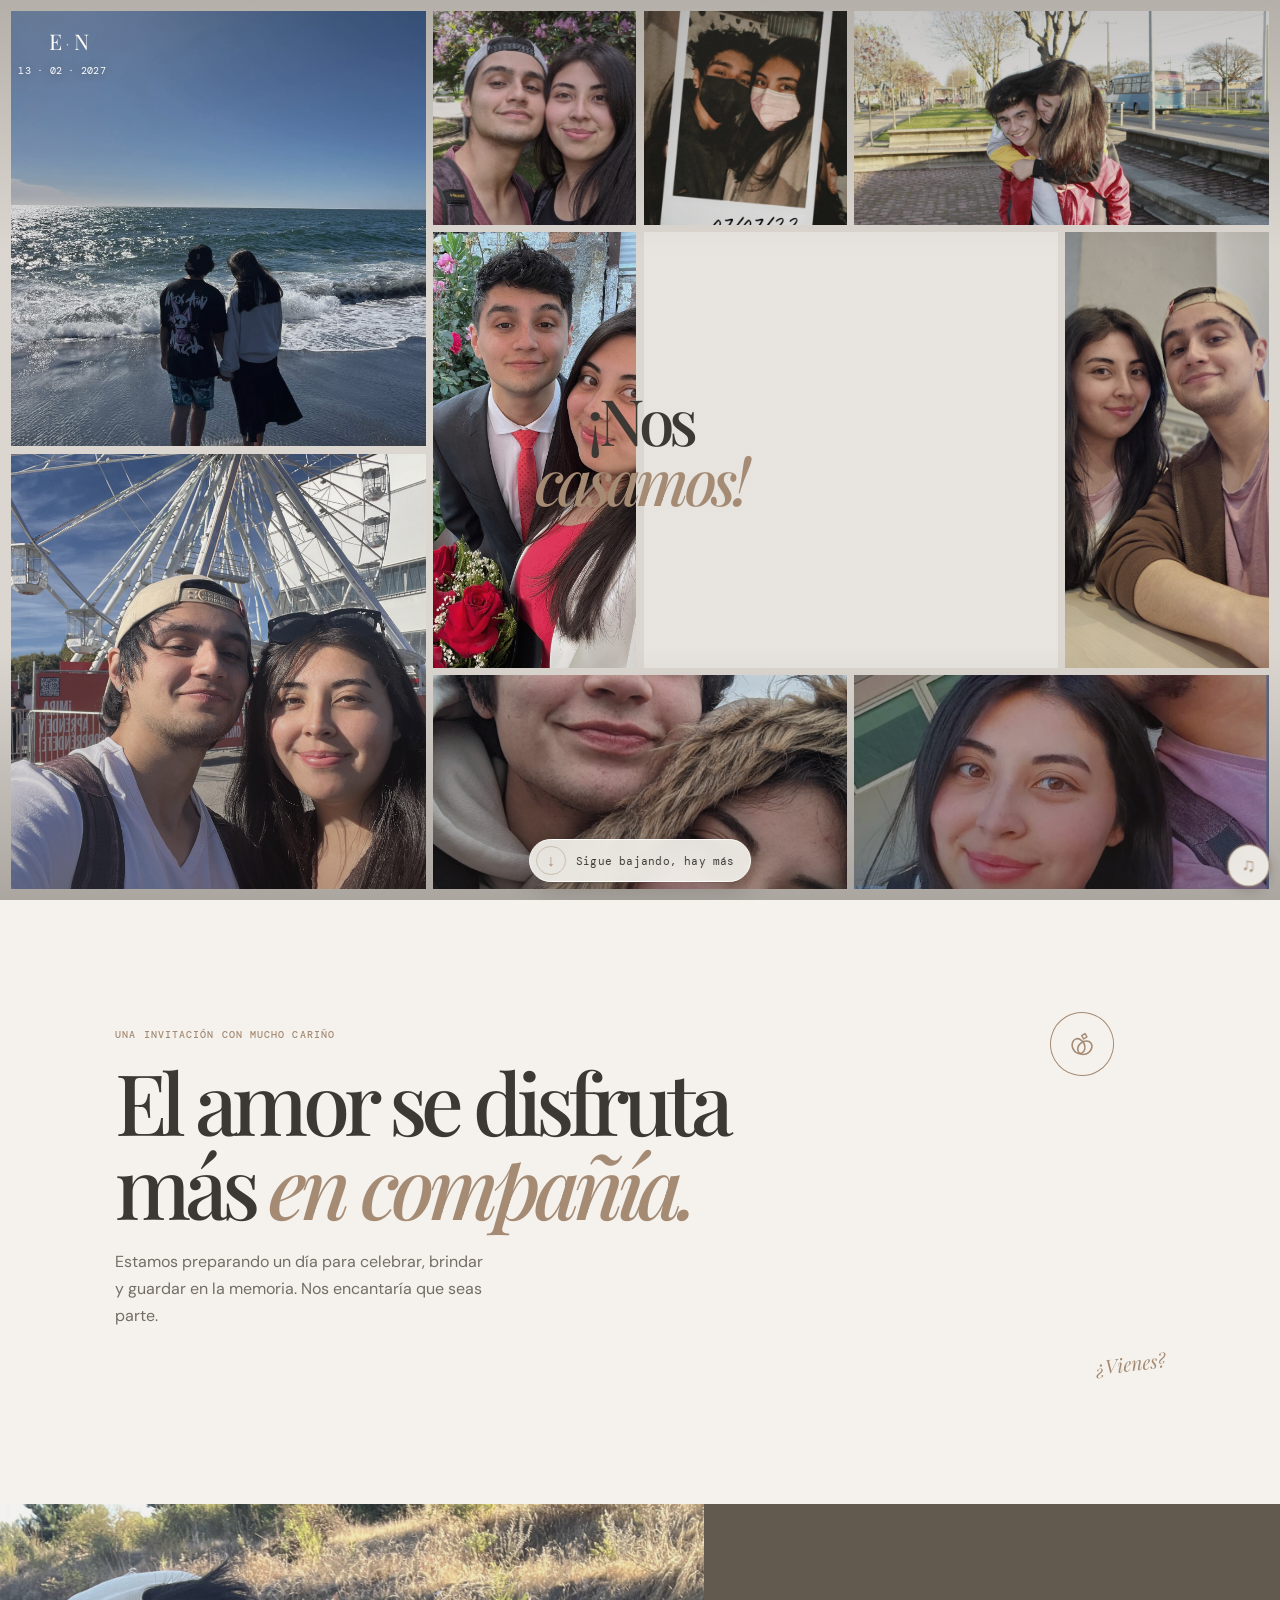
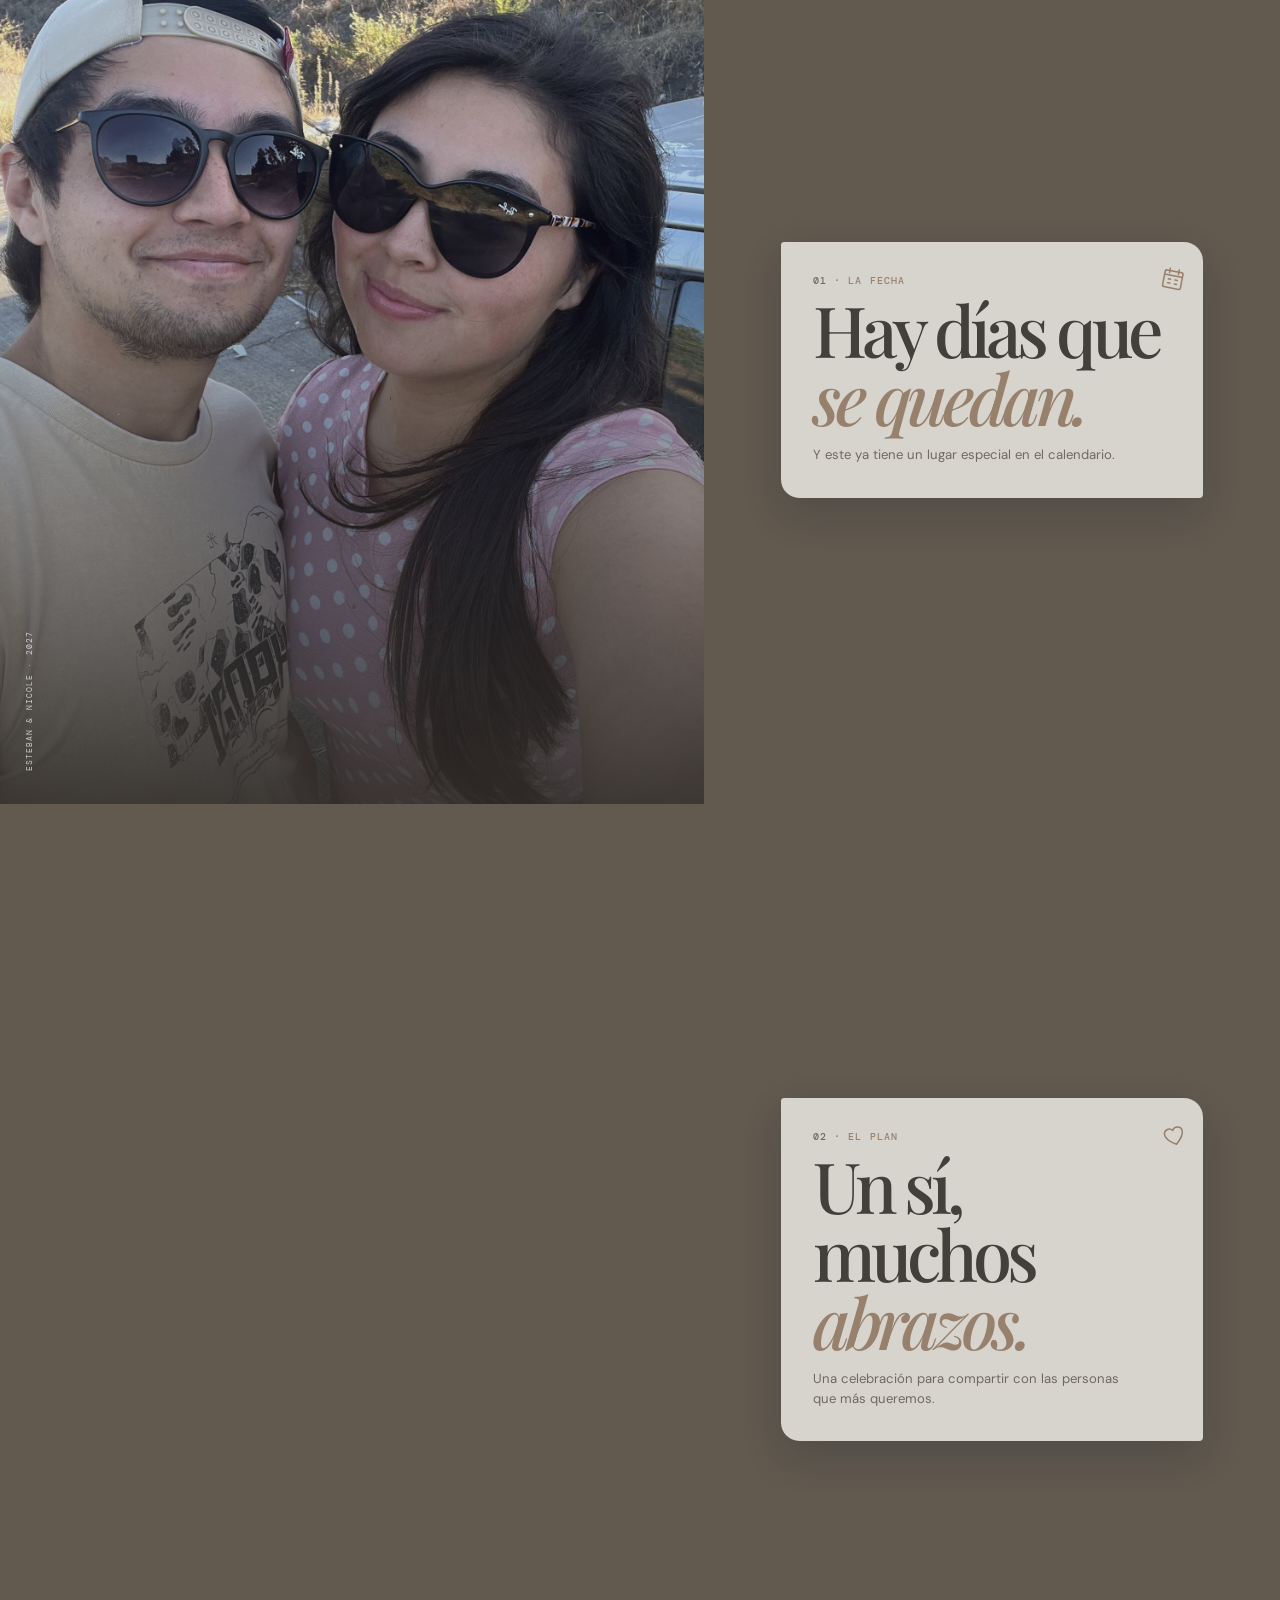
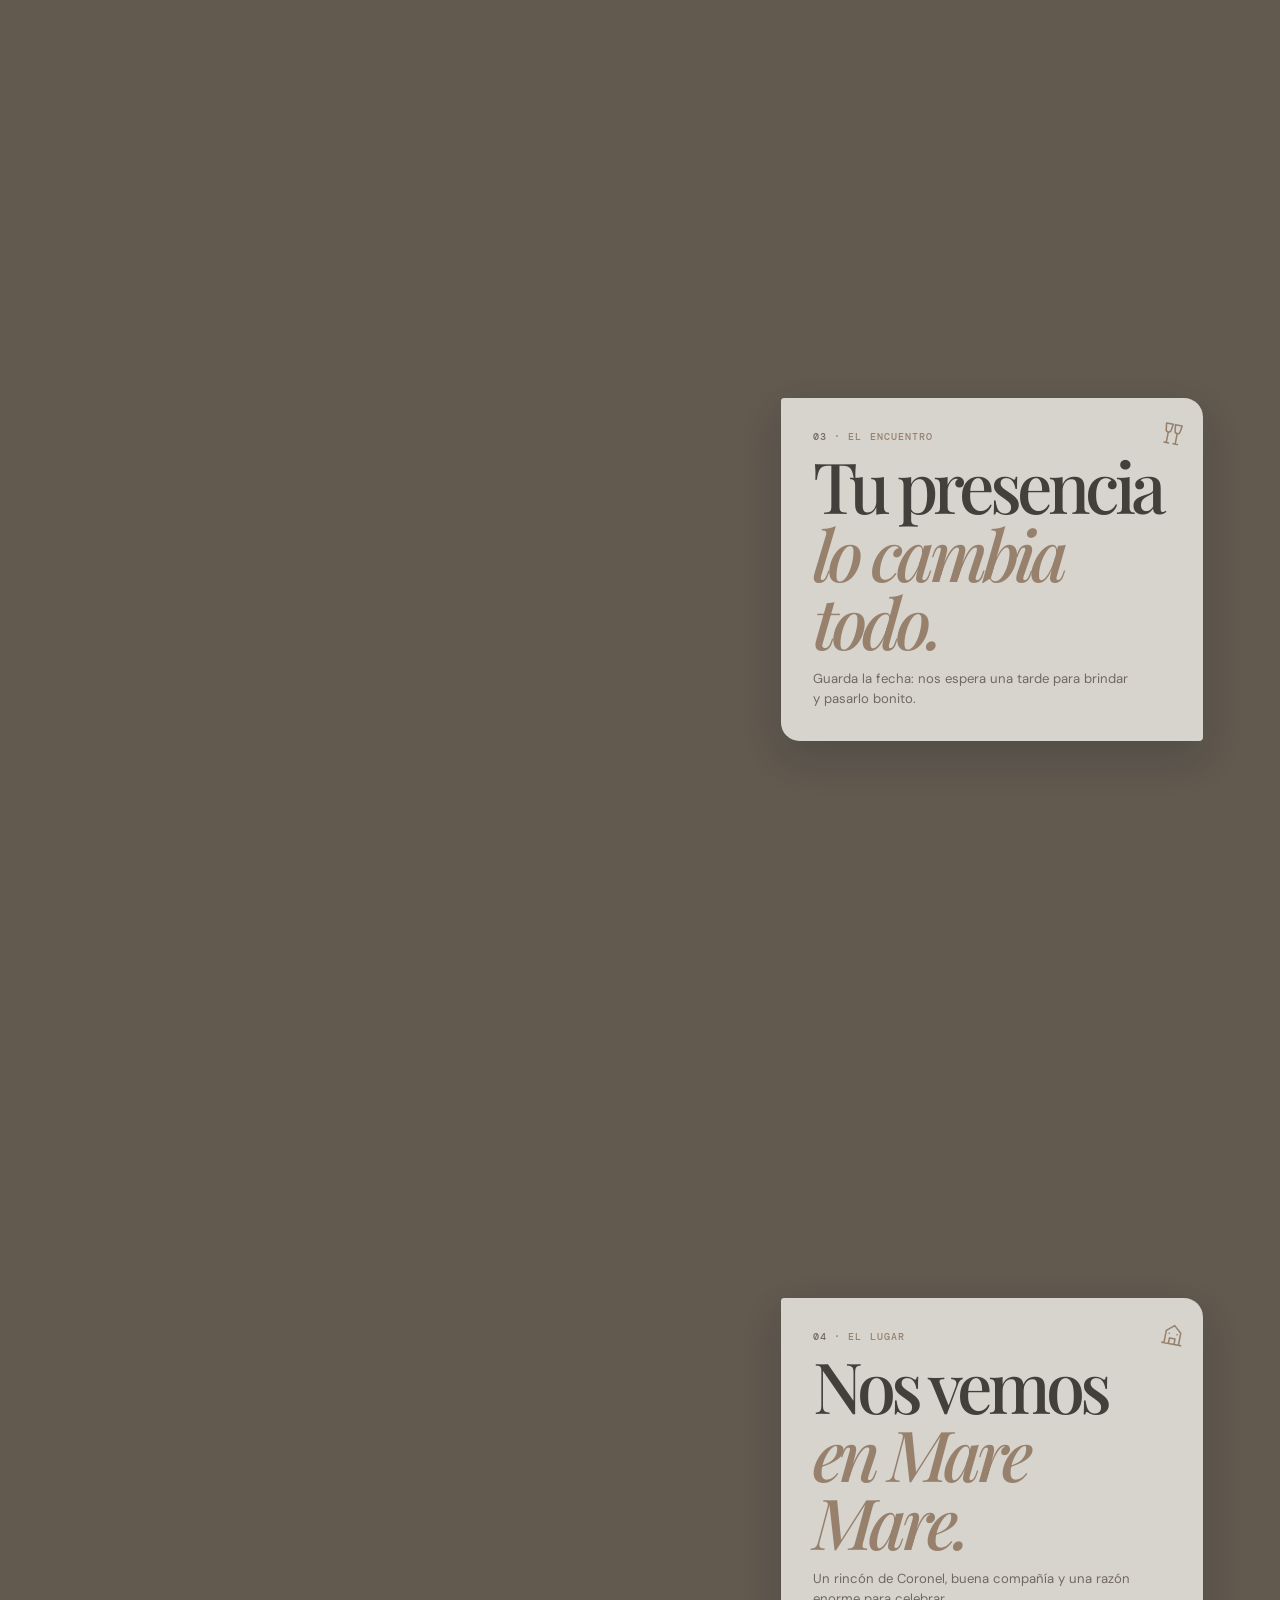
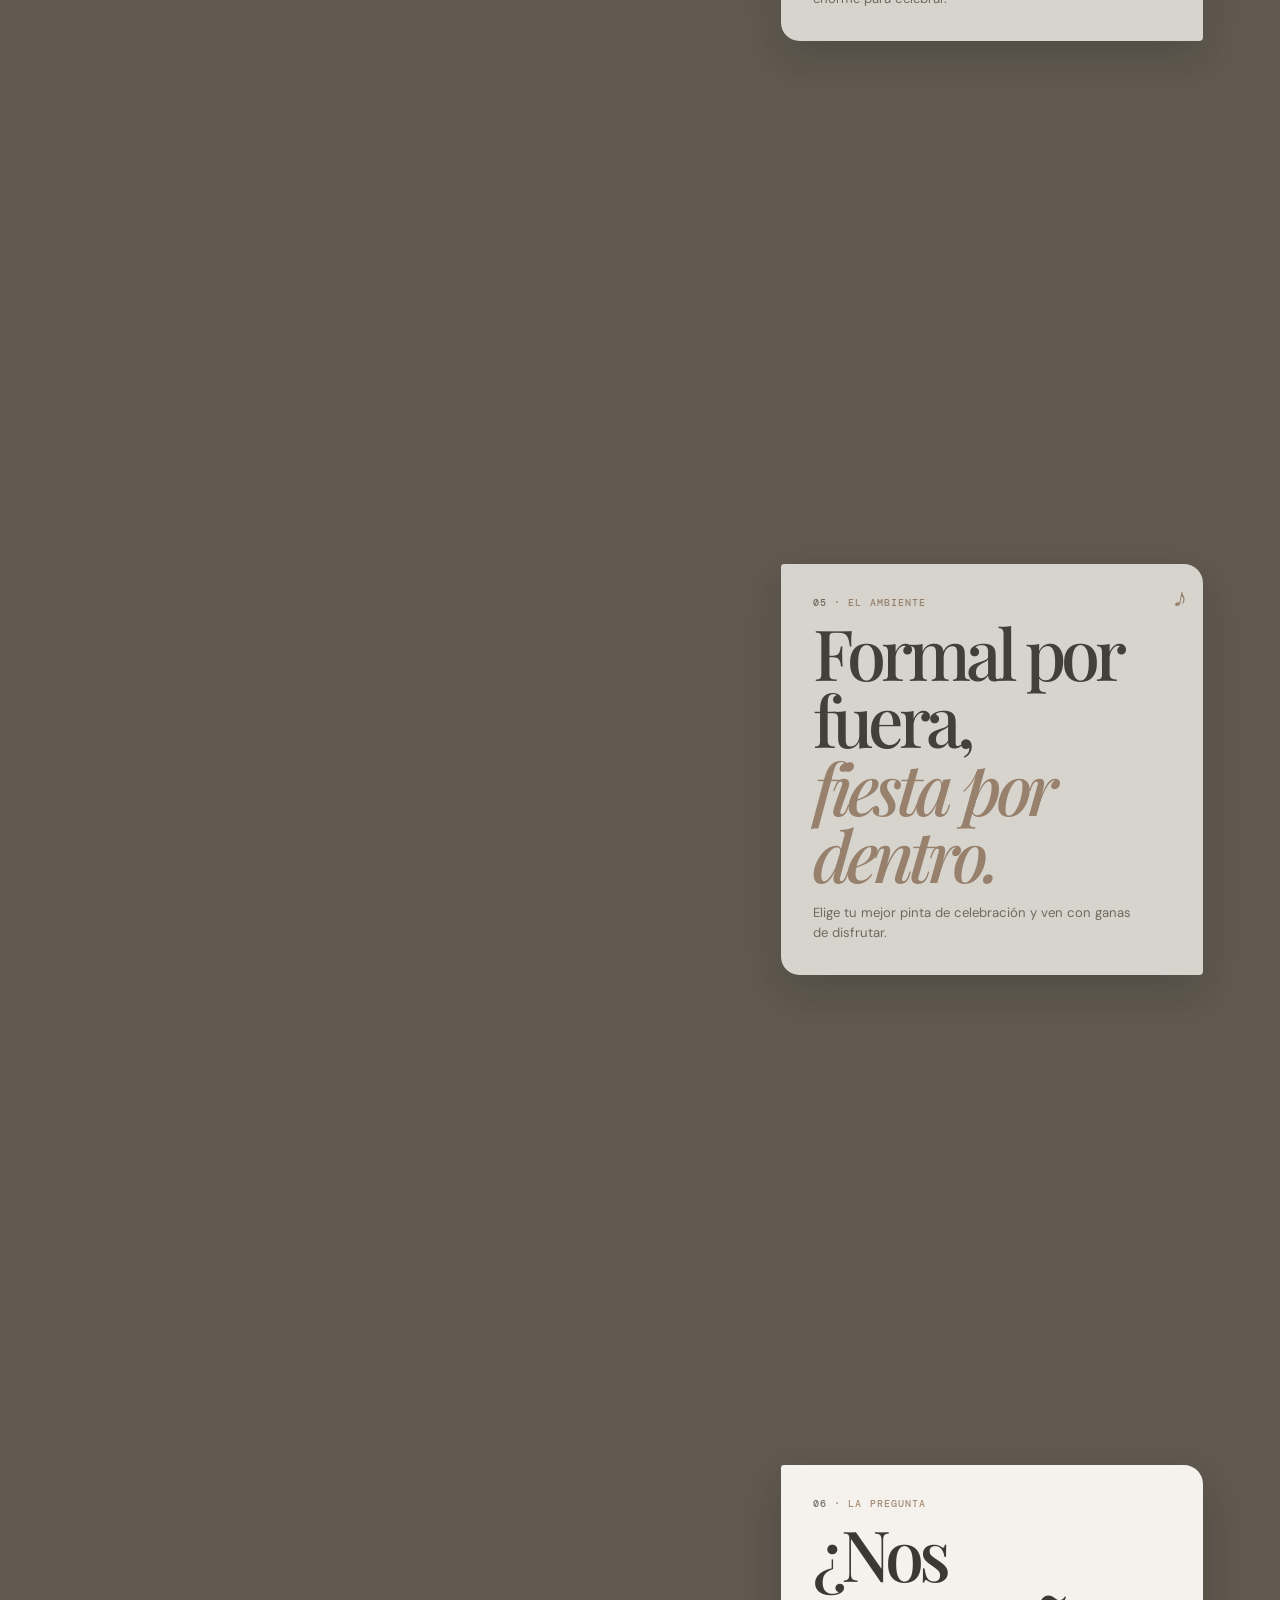
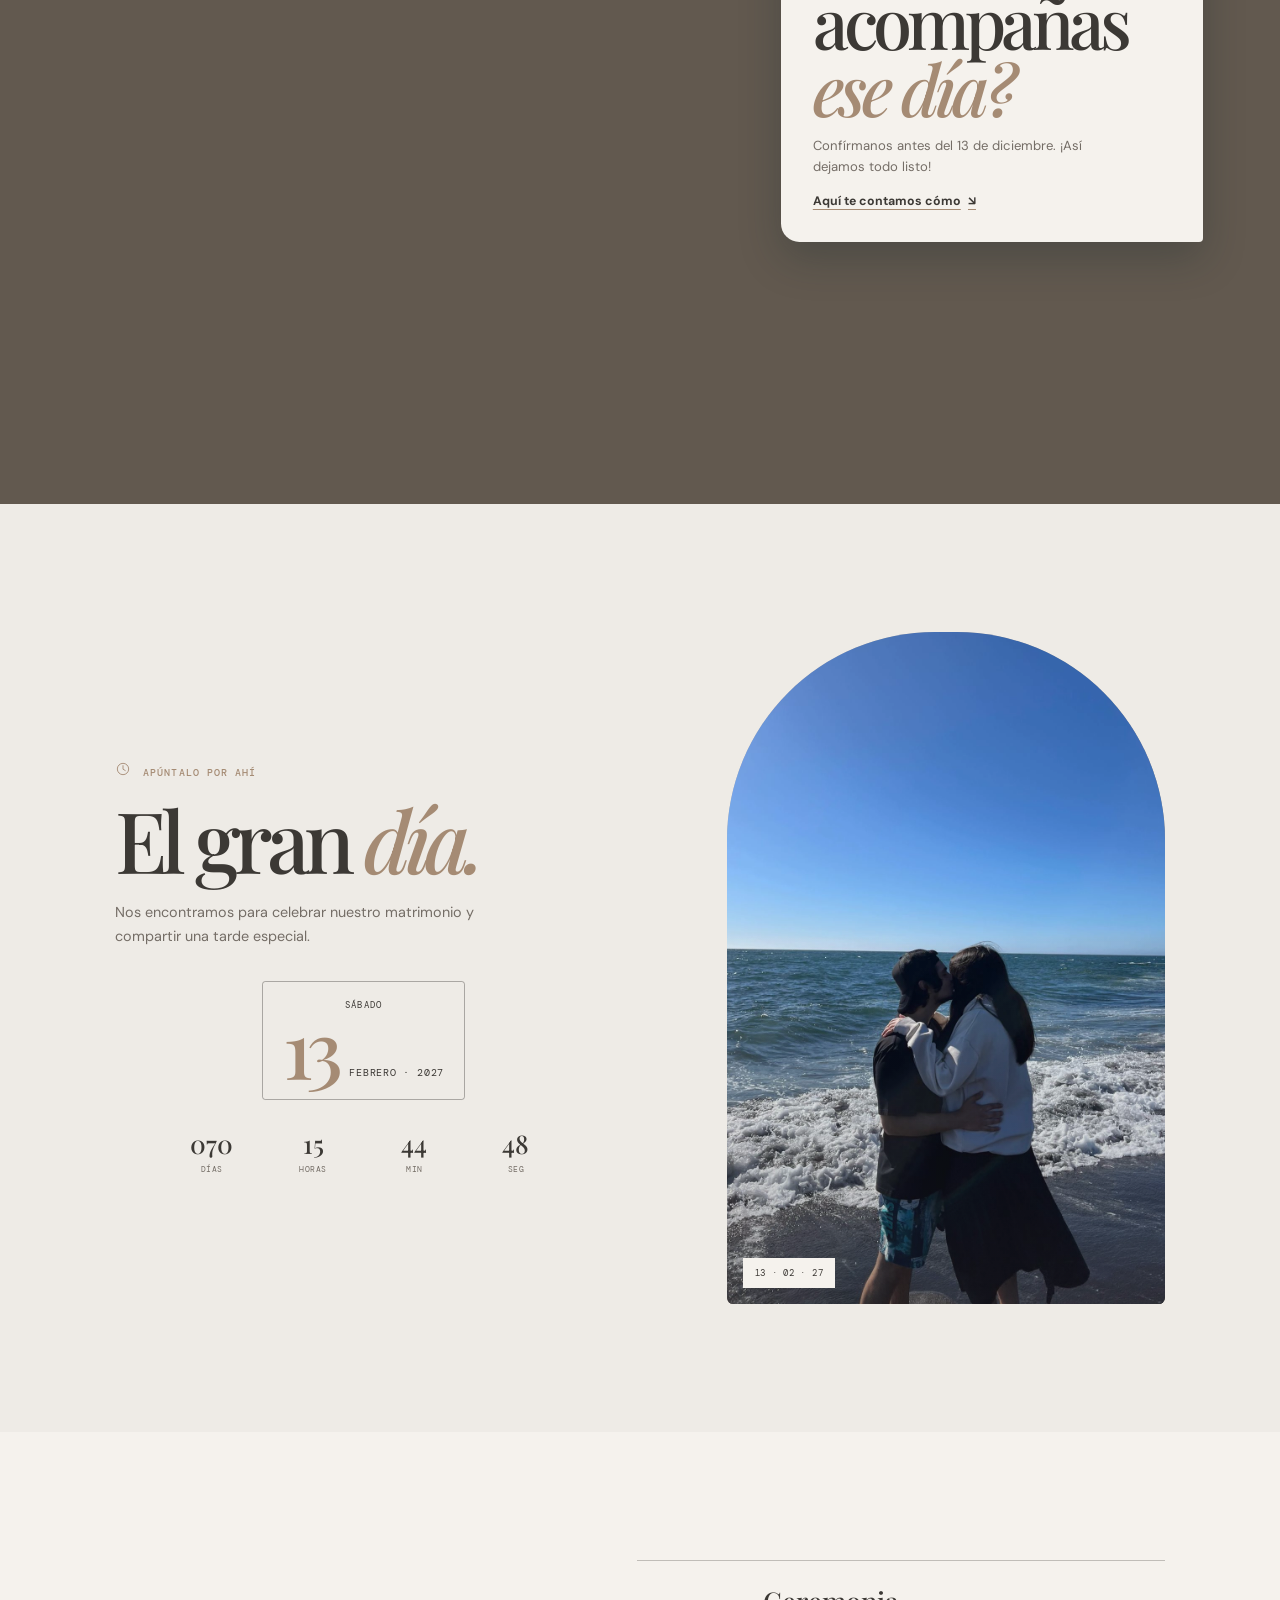
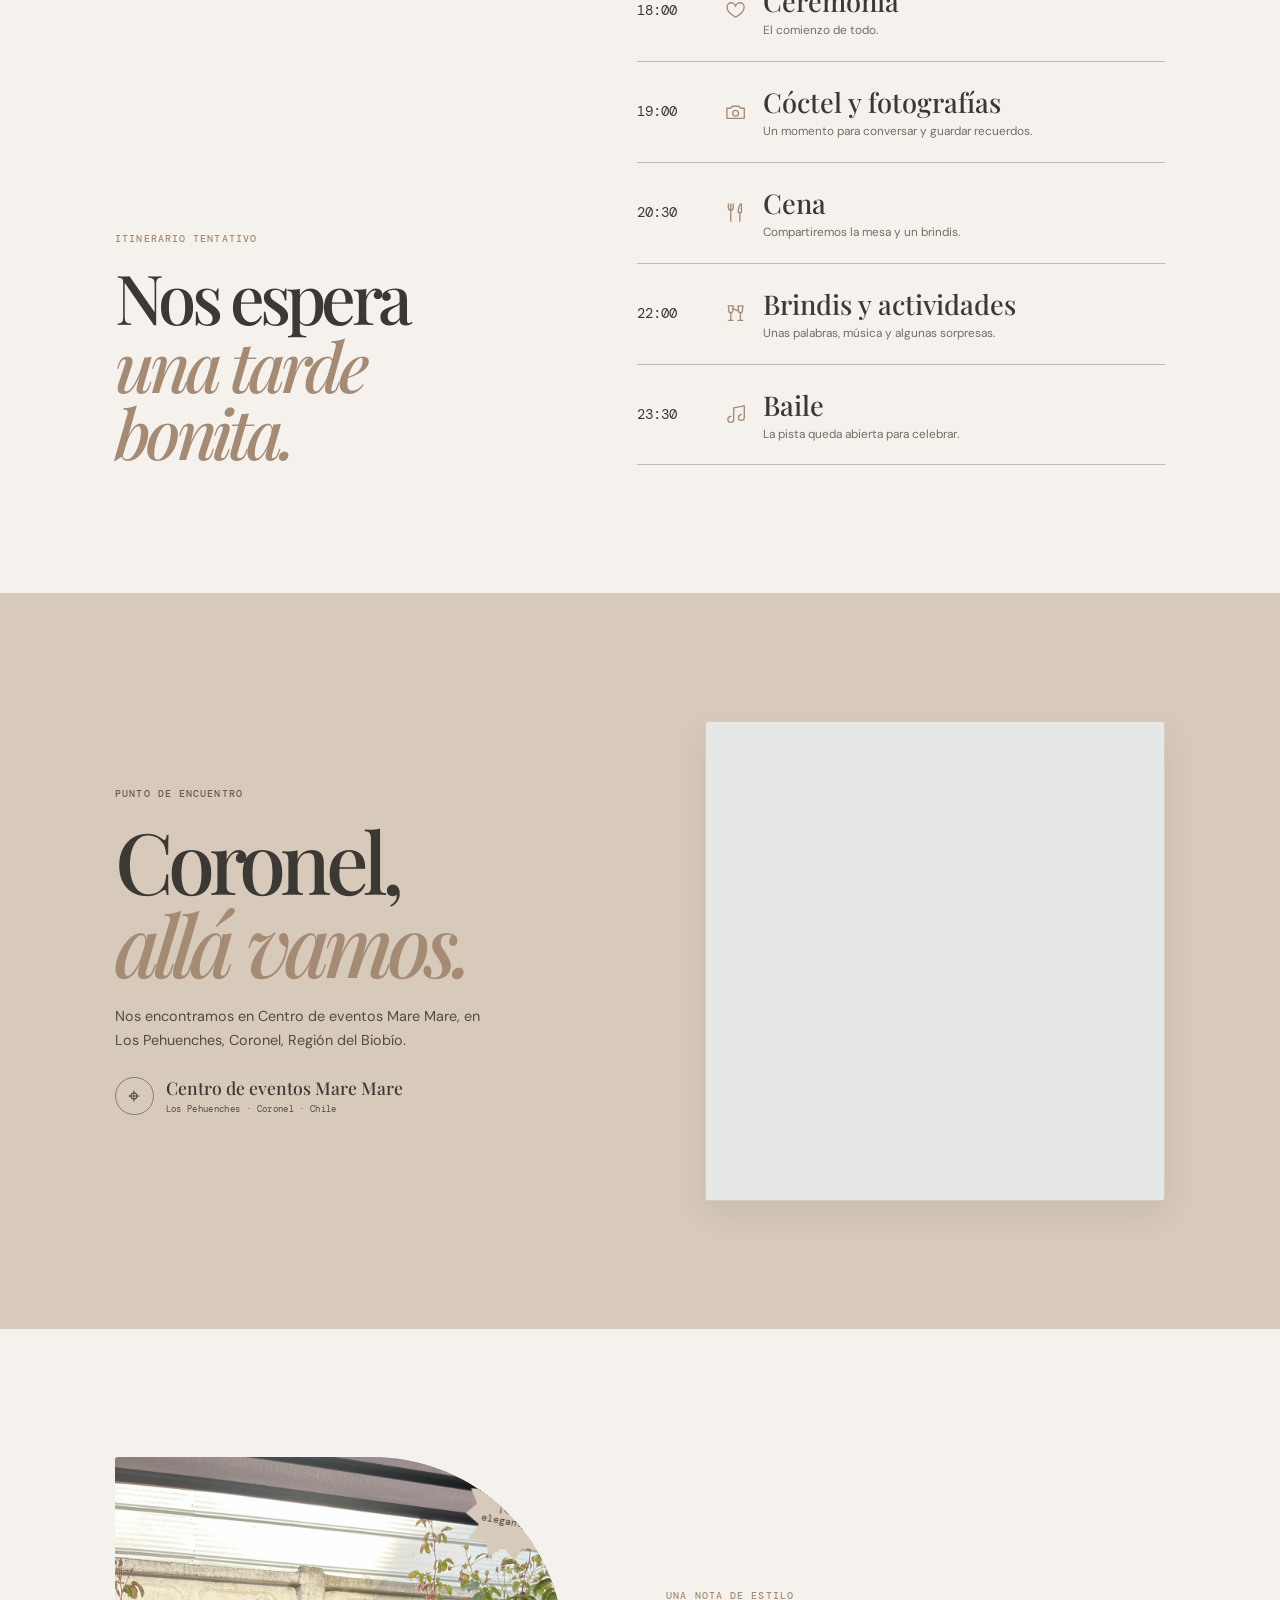
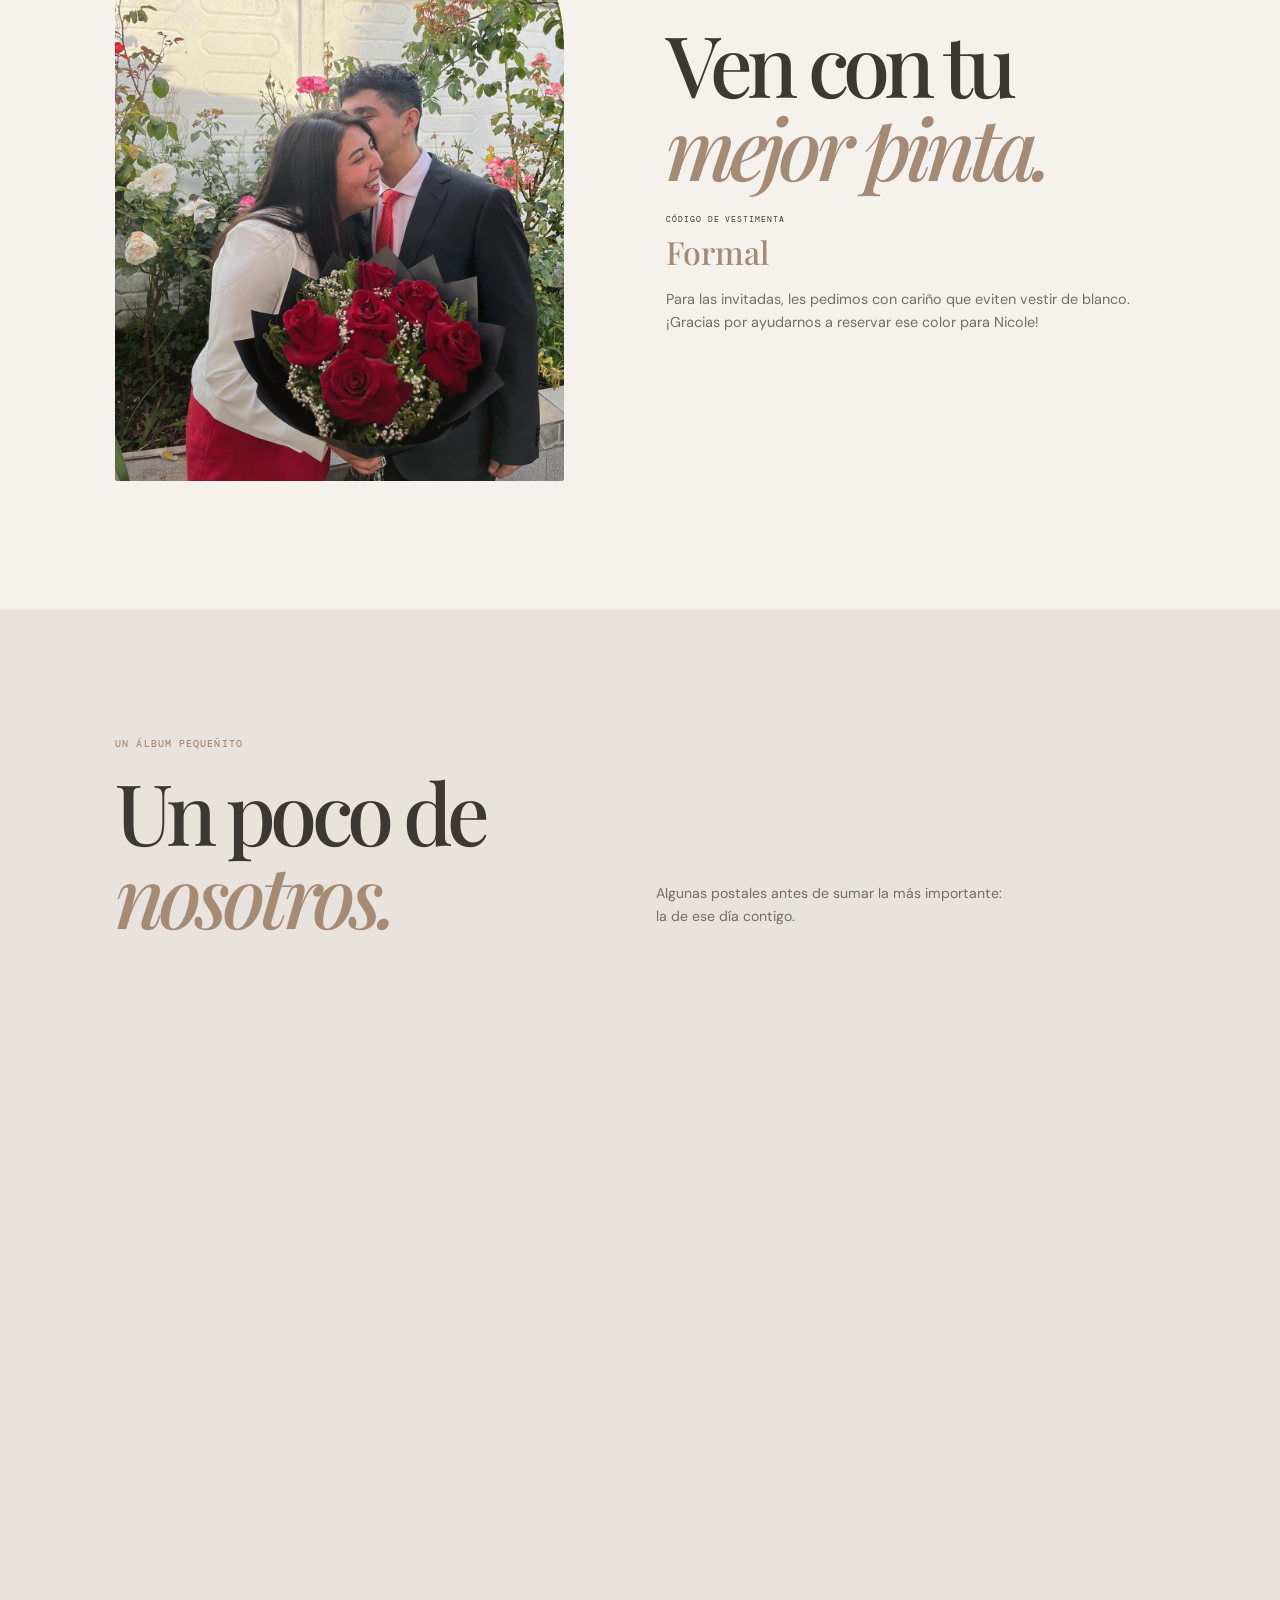
<file: index.html>
<!doctype html>
<html lang="es-CL">
  <head>
    <meta charset="utf-8" />
    <meta name="viewport" content="width=device-width, initial-scale=1" />
    <meta name="theme-color" content="#f5f2ed" />
    <meta name="color-scheme" content="only light" />
    <meta name="description" content="Esteban y Nicole se casan. Acompáñanos a celebrar en Centro de eventos Mare Mare, Coronel." />
    <meta property="og:title" content="Esteban & Nicole · Nos casamos" />
    <meta property="og:description" content="Sábado 13 de febrero de 2027 · Centro de eventos Mare Mare, Coronel" />
    <title>Esteban & Nicole · Nos casamos</title>
    <link rel="stylesheet" href="styles.css" />
    <script src="script.js" defer></script>
  </head>
  <body>
    <aside class="music-dock" data-music-dock aria-label="Reproductor de música">
      <audio data-wedding-music src="audio/volvi-a-nacer.mp3" loop preload="none"></audio>
      <p class="music-dock__status" data-music-status role="status" aria-live="polite"></p>
      <button class="music-dock__toggle" type="button" data-music-toggle aria-pressed="false" aria-label="Reanudar Volví a Nacer">
        <span aria-hidden="true">♫</span>
      </button>
    </aside>

    <div data-invitation-route>
      <a class="skip-link" href="#contenido">Saltar al contenido</a>

      <header class="site-header">
        <a class="wordmark" href="#inicio" aria-label="Esteban y Nicole, inicio">E<span class="wordmark__separator" aria-hidden="true">·</span>N</a>
        <nav aria-label="Navegación principal">
          <a href="#el-dia">El día</a>
          <a class="nav-rsvp" href="#confirmar">RSVP <span aria-hidden="true">↗</span></a>
        </nav>
      </header>

    <main id="contenido">
      <section class="hero" id="inicio" aria-labelledby="hero-title">
        <div class="hero__collage" aria-hidden="true">
          <figure class="mosaic-tile mosaic-tile--a"><img data-collage-number="10" alt="" fetchpriority="high" /></figure>
          <figure class="mosaic-tile mosaic-tile--b"><img data-collage-number="5" alt="" fetchpriority="high" /></figure>
          <figure class="mosaic-tile mosaic-tile--c"><img data-collage-number="36" alt="" fetchpriority="high" /></figure>
          <figure class="mosaic-tile mosaic-tile--d"><img data-collage-number="3" alt="" fetchpriority="high" /></figure>
          <figure class="mosaic-tile mosaic-tile--e"><img data-collage-number="14" alt="" fetchpriority="high" /></figure>
          <figure class="mosaic-tile mosaic-tile--f"></figure>
          <figure class="mosaic-tile mosaic-tile--g"><img data-collage-number="12" alt="" fetchpriority="high" /></figure>
          <figure class="mosaic-tile mosaic-tile--h"><img data-collage-number="43" alt="" fetchpriority="high" /></figure>
          <figure class="mosaic-tile mosaic-tile--i"><img data-collage-number="49" alt="" fetchpriority="high" /></figure>
          <figure class="mosaic-tile mosaic-tile--j"><img data-collage-number="51" alt="" fetchpriority="high" /></figure>
        </div>
        <div class="hero__shade" aria-hidden="true"></div>
        <div class="hero__topline"><span>13 · 02 · 2027</span></div>
        <div class="hero__content">
          <h1 id="hero-title">¡Nos<br /><em>casamos!</em></h1>
        </div>
        <a class="hero__scroll" href="#bienvenida"><span class="scroll-arrow" aria-hidden="true">↓</span> Sigue bajando, hay más</a>
      </section>

      <section class="welcome section-pad" id="bienvenida" aria-labelledby="welcome-title">
        <div class="welcome__mark" aria-hidden="true"><svg class="ornament-icon" viewBox="0 0 24 24" fill="none" focusable="false"><ellipse cx="9.3" cy="14.1" rx="5.1" ry="6.4" transform="rotate(-38 9.3 14.1)" stroke="currentColor" stroke-width="1.35" /><ellipse cx="14.7" cy="14.1" rx="5.1" ry="6.4" transform="rotate(38 14.7 14.1)" stroke="currentColor" stroke-width="1.35" /><path d="m12 2.6 2.25 2.35L12 7.3 9.75 4.95 12 2.6Z" stroke="currentColor" stroke-width="1.2" stroke-linejoin="round" /></svg></div>
        <p class="eyebrow">Una invitación con mucho cariño</p>
        <h2 id="welcome-title">El amor se disfruta<br />más <em>en compañía.</em></h2>
        <p>Estamos preparando un día para celebrar, brindar y guardar en la memoria. Nos encantaría que seas parte.</p>
        <span class="hand-note">¿Vienes?</span>
      </section>

      <section class="story" aria-label="Un pequeño adelanto">
        <div class="story__visual">
          <div class="story__stage photo-frame" data-photo-frame="story">
            <img class="story__image story__image--a" alt="" aria-hidden="true" />
            <img class="story__image story__image--b" alt="" aria-hidden="true" />
            <div class="photo-placeholder photo-placeholder--story" aria-hidden="true">
              <span class="placeholder-orbit"></span>
              <span class="placeholder-caption">El recorrido se llenará con sus fotos</span>
            </div>
            <span class="story__vertical">ESTEBAN &amp; NICOLE · 2027</span>
          </div>
        </div>
        <div class="story__chapters">
          <article class="story__chapter is-current" data-story-step="0">
            <div class="story__note">
              <p class="eyebrow"><span>01</span> · La fecha</p>
              <h2>Hay días que<br /><em>se quedan.</em></h2>
              <p>Y este ya tiene un lugar especial en el calendario.</p>
              <span class="doodle" aria-hidden="true"><svg class="ornament-icon" viewBox="0 0 24 24" fill="none" focusable="false"><rect x="4" y="5.5" width="16" height="15" rx="1.5" stroke="currentColor" stroke-width="1.35" /><path d="M8 3.5v4M16 3.5v4M4 9.5h16M8 13h2M14 13h2M8 16.5h2M14 16.5h2" stroke="currentColor" stroke-width="1.35" stroke-linecap="round" /></svg></span>
            </div>
          </article>
          <article class="story__chapter" data-story-step="1">
            <div class="story__note">
              <p class="eyebrow"><span>02</span> · El plan</p>
              <h2>Un sí, muchos<br /><em>abrazos.</em></h2>
              <p>Una celebración para compartir con las personas que más queremos.</p>
              <span class="doodle doodle--heart" aria-hidden="true"><svg class="ornament-icon" viewBox="0 0 24 24" fill="none" focusable="false"><path d="M20 8.8c0 4.5-8 10.3-8 10.3S4 13.3 4 8.8a4.3 4.3 0 0 1 8-2.3 4.3 4.3 0 0 1 8 2.3Z" stroke="currentColor" stroke-width="1.35" stroke-linecap="round" stroke-linejoin="round" /></svg></span>
            </div>
          </article>
          <article class="story__chapter" data-story-step="2">
            <div class="story__note">
              <p class="eyebrow"><span>03</span> · El encuentro</p>
              <h2>Tu presencia<br /><em>lo cambia todo.</em></h2>
              <p>Guarda la fecha: nos espera una tarde para brindar y pasarlo bonito.</p>
              <span class="doodle" aria-hidden="true"><svg class="ornament-icon" viewBox="0 0 24 24" fill="none" focusable="false"><path d="M4.5 3h6l-.7 5.2a2.3 2.3 0 0 1-4.6 0L4.5 3ZM7.5 11v9m-2 0h4m3-17h6l-.7 5.2a2.3 2.3 0 0 1-4.6 0L12.5 3ZM15.5 11v9m-2 0h4" stroke="currentColor" stroke-width="1.35" stroke-linecap="round" stroke-linejoin="round" /></svg></span>
            </div>
          </article>
          <article class="story__chapter" data-story-step="3">
            <div class="story__note">
              <p class="eyebrow"><span>04</span> · El lugar</p>
              <h2>Nos vemos<br /><em>en Mare Mare.</em></h2>
              <p>Un rincón de Coronel, buena compañía y una razón enorme para celebrar.</p>
              <span class="doodle doodle--venue" aria-hidden="true"><svg class="ornament-icon" viewBox="0 0 24 24" fill="none" focusable="false"><path d="M3.5 20.5h17M5.5 20.5v-11L12 4l6.5 5.5v11M9.5 20.5v-5h5v5M8.5 11.5h.1M15.5 11.5h.1" stroke="currentColor" stroke-width="1.35" stroke-linecap="round" stroke-linejoin="round" /></svg></span>
            </div>
          </article>
          <article class="story__chapter" data-story-step="4">
            <div class="story__note">
              <p class="eyebrow"><span>05</span> · El ambiente</p>
              <h2>Formal por fuera,<br /><em>fiesta por dentro.</em></h2>
              <p>Elige tu mejor pinta de celebración y ven con ganas de disfrutar.</p>
              <span class="doodle" aria-hidden="true">♪</span>
            </div>
          </article>
          <article class="story__chapter" data-story-step="5">
            <div class="story__note">
              <p class="eyebrow"><span>06</span> · La pregunta</p>
              <h2>¿Nos acompañas<br /><em>ese día?</em></h2>
              <p>Confírmanos antes del <span data-deadline-inline>13 de diciembre</span>. ¡Así dejamos todo listo!</p>
              <a class="text-link" href="#confirmar">Aquí te contamos cómo <span aria-hidden="true">↘</span></a>
            </div>
          </article>
        </div>
      </section>

      <section class="event section-pad" id="el-dia" aria-labelledby="event-title">
        <div class="event__copy">
          <p class="eyebrow"><svg class="ornament-icon eyebrow-icon" viewBox="0 0 24 24" fill="none" aria-hidden="true" focusable="false"><circle cx="12" cy="12" r="8.5" stroke="currentColor" stroke-width="1.35" /><path d="M12 7v5.3l3.4 2" stroke="currentColor" stroke-width="1.35" stroke-linecap="round" stroke-linejoin="round" /></svg> Apúntalo por ahí</p>
          <h2 id="event-title">El gran <em>día.</em></h2>
          <p class="event__intro">Nos encontramos para celebrar nuestro matrimonio y compartir una tarde especial.</p>
          <div class="event__date-block">
            <span class="event__day" data-event-weekday>SÁBADO</span>
            <span class="event__number" data-event-day>13</span>
            <span class="event__month"><span data-event-month>FEBRERO</span> · <span data-event-year>2027</span></span>
          </div>
          <div class="countdown" aria-label="Cuenta regresiva">
            <div><strong data-countdown-days>---</strong><span>días</span></div>
            <div><strong data-countdown-hours>--</strong><span>horas</span></div>
            <div><strong data-countdown-minutes>--</strong><span>min</span></div>
            <div><strong data-countdown-seconds>--</strong><span>seg</span></div>
          </div>
        </div>
        <div class="event__image photo-frame" data-photo-frame="details">
          <img class="photo-frame__image" alt="Un momento de Esteban y Nicole" loading="lazy" />
          <div class="photo-placeholder photo-placeholder--detail" aria-hidden="true">
            <span class="placeholder-caption">Un recuerdo para acompañar la fecha</span>
          </div>
          <span class="photo-tag">13 · 02 · 27</span>
        </div>
      </section>

      <section class="schedule" aria-label="Horario de la celebración">
        <div class="schedule__heading">
          <p class="eyebrow">Itinerario tentativo</p>
          <h2>Nos espera<br /><em>una tarde bonita.</em></h2>
        </div>
        <div class="schedule__items">
          <article class="schedule__item">
            <span class="schedule__time">18:00</span>
            <span class="schedule__symbol" aria-hidden="true"><svg viewBox="0 0 24 24" fill="none" focusable="false"><path d="M20.8 8.8c0 5-8.8 10.1-8.8 10.1S3.2 13.8 3.2 8.8a4.3 4.3 0 0 1 8.8-1 4.3 4.3 0 0 1 8.8 1Z" stroke="currentColor" stroke-width="1.4" stroke-linecap="round" stroke-linejoin="round" /></svg></span>
            <div><h3>Ceremonia</h3><p>El comienzo de todo.</p></div>
          </article>
          <article class="schedule__item">
            <span class="schedule__time">19:00</span>
            <span class="schedule__symbol" aria-hidden="true"><svg viewBox="0 0 24 24" fill="none" focusable="false"><path d="M3 8.5h4l1.5-2h7l1.5 2h4V19H3V8.5Z" stroke="currentColor" stroke-width="1.4" stroke-linejoin="round" /><circle cx="12" cy="13.7" r="3" stroke="currentColor" stroke-width="1.4" /></svg></span>
            <div><h3>Cóctel y fotografías</h3><p>Un momento para conversar y guardar recuerdos.</p></div>
          </article>
          <article class="schedule__item">
            <span class="schedule__time">20:30</span>
            <span class="schedule__symbol" aria-hidden="true"><svg viewBox="0 0 24 24" fill="none" focusable="false"><path d="M7 3v7M4.5 3v4a2.5 2.5 0 0 0 5 0V3M7 9.5V21M17 3c-1.7 2.1-2.2 4.4-2.2 7.1V12H18V3M16.4 12v9" stroke="currentColor" stroke-width="1.4" stroke-linecap="round" stroke-linejoin="round" /></svg></span>
            <div><h3>Cena</h3><p>Compartiremos la mesa y un brindis.</p></div>
          </article>
          <article class="schedule__item">
            <span class="schedule__time">22:00</span>
            <span class="schedule__symbol schedule__symbol--accent" aria-hidden="true"><svg viewBox="0 0 24 24" fill="none" focusable="false"><path d="M4.5 4h5l-.5 5a2 2 0 0 1-4 0l-.5-5ZM7 11v8M4.5 19h5M14.5 4h5l-.5 5a2 2 0 0 1-4 0l-.5-5ZM17 11v8M14.5 19h5M9 6.5l6 3" stroke="currentColor" stroke-width="1.4" stroke-linecap="round" stroke-linejoin="round" /></svg></span>
            <div><h3>Brindis y actividades</h3><p>Unas palabras, música y algunas sorpresas.</p></div>
          </article>
          <article class="schedule__item">
            <span class="schedule__time">23:30</span>
            <span class="schedule__symbol" aria-hidden="true"><svg viewBox="0 0 24 24" fill="none" focusable="false"><path d="M10 17V5l11-2v12M10 17a3 3 0 1 1-3-3M21 15a3 3 0 1 1-3-3" stroke="currentColor" stroke-width="1.4" stroke-linecap="round" stroke-linejoin="round" /></svg></span>
            <div><h3>Baile</h3><p>La pista queda abierta para celebrar.</p></div>
          </article>
        </div>
      </section>

      <section class="location section-pad" aria-labelledby="location-title">
        <div class="location__copy">
          <p class="eyebrow">Punto de encuentro</p>
          <h2 id="location-title">Coronel,<br /><em>allá vamos.</em></h2>
          <p>Nos encontramos en Centro de eventos Mare Mare, en Los Pehuenches, Coronel, Región del Biobío.</p>
          <div class="location__address"><span aria-hidden="true">⌖</span><div><strong data-venue>Centro de eventos Mare Mare</strong><small>Los Pehuenches · Coronel · Chile</small></div></div>
        </div>
        <div class="location__map-frame">
          <iframe class="location__map" title="Mapa de Centro de eventos Mare Mare en Coronel" src="https://www.google.com/maps/embed?pb=!1m18!1m12!1m3!1d12746.348366270696!2d-73.1798927!3d-36.9957881!2m3!1f0!2f0!3f0!3m2!1i1024!2i768!4f13.1!3m3!1m2!1s0x9669c7da84ffbffd%3A0x939a9d49562adcca!2sCentro%20de%20eventos%20Mare%20Mare!5e0!3m2!1ses-419!2scl!4v1791341469413!5m2!1ses-419!2scl" loading="lazy" referrerpolicy="strict-origin-when-cross-origin" allowfullscreen></iframe>
        </div>
      </section>

      <section class="dress section-pad" aria-labelledby="dress-title">
        <div class="dress__image photo-frame" data-photo-frame="dress">
          <img class="photo-frame__image" alt="Un instante antes de la celebración" loading="lazy" />
          <div class="photo-placeholder photo-placeholder--dress" aria-hidden="true"><span class="placeholder-caption">Un look de fiesta va aquí</span></div>
          <span class="dress__burst" aria-hidden="true">¡Qué<br />elegante!</span>
        </div>
        <div class="dress__copy">
          <p class="eyebrow">Una nota de estilo</p>
          <h2 id="dress-title">Ven con tu<br /><em>mejor pinta.</em></h2>
          <div class="dress__label">CÓDIGO DE VESTIMENTA</div>
          <p class="dress__formal">Formal</p>
          <p>Para las invitadas, les pedimos con cariño que eviten vestir de blanco. ¡Gracias por ayudarnos a reservar ese color para Nicole!</p>
        </div>
      </section>

      <section class="gallery section-pad" aria-labelledby="gallery-title">
        <div class="gallery__heading">
          <p class="eyebrow">Un álbum pequeñito</p>
          <h2 id="gallery-title">Un poco de<br /><em>nosotros.</em></h2>
          <p>Algunas postales antes de sumar la más importante: la de ese día contigo.</p>
        </div>
        <div class="gallery__scrolly" data-gallery-scroll>
          <div class="gallery__empty">
            <span class="gallery__empty-icon" aria-hidden="true">▧</span>
            <p>Las fotos de Esteban y Nicole aparecerán aquí.</p>
          </div>
        </div>
      </section>

      <section class="rsvp" id="confirmar" aria-labelledby="rsvp-title">
        <div class="rsvp__photo photo-frame" data-photo-frame="rsvp">
          <img class="photo-frame__image" alt="Esteban y Nicole esperan celebrar contigo" loading="lazy" />
          <div class="photo-placeholder photo-placeholder--rsvp" aria-hidden="true"><span class="placeholder-caption">La última foto del recorrido</span></div>
        </div>
        <div class="rsvp__veil" aria-hidden="true"></div>
        <div class="rsvp__content">
          <p class="eyebrow">La parte en que dices...</p>
          <h2 id="rsvp-title">¡Sí,<br /><em>ahí estaré!</em></h2>
          <p class="rsvp__deadline">Confírmanos antes del <strong data-deadline-text>13 de diciembre de 2026</strong></p>
          <a class="button rsvp__button" href="form/">Confirma tu asistencia <span aria-hidden="true">↗</span></a>
        </div>
        <span class="rsvp__scribble" aria-hidden="true">¡Qué emoción!</span>
      </section>

      <footer class="footer">
        <a class="wordmark" href="#inicio" aria-label="Volver al inicio">E<span class="wordmark__separator" aria-hidden="true">·</span>N</a>
        <p>Hecho con cariño, para compartirlo contigo.</p>
        <a href="#inicio" class="footer__top">Volver arriba ↑</a>
      </footer>
    </main>
    </div>

    <div data-form-route hidden></div>

    <template id="rsvp-form-template">
      <a class="skip-link" href="#contenido">Saltar al formulario</a>
      <header class="site-header is-past-hero form-header">
        <a class="wordmark" href="#inicio" aria-label="Esteban y Nicole, inicio">E<span class="wordmark__separator" aria-hidden="true">·</span>N</a>
        <a class="form-header__back" href="#confirmar">Volver a la invitación <span aria-hidden="true">↗</span></a>
      </header>

      <main class="form-page" id="contenido">
        <div class="form-page__ornament" aria-hidden="true"><span></span><span></span></div>
        <section class="form-card" aria-labelledby="form-title">
          <p class="eyebrow">Esteban y Nicole · 13.02.2027</p>
          <h1 id="form-title">¿Nos<br /><em>acompañas?</em></h1>
          <p class="form-card__intro">Nos encantará compartir este día contigo. Cuéntanos si podrás venir y así dejamos todo preparado.</p>

          <form id="rsvp-form" class="rsvp-form" method="post" target="rsvp-response-frame" novalidate>
            <div class="rsvp-form__field">
              <label for="guest-name">Tu nombre y apellido <span aria-hidden="true">*</span></label>
              <input id="guest-name" name="guestName" type="text" autocomplete="name" maxlength="120" required placeholder="Nombre y apellido" />
            </div>

            <fieldset class="rsvp-form__fieldset">
              <legend>¿Podrás acompañarnos? <span aria-hidden="true">*</span></legend>
              <div class="rsvp-form__choices">
                <label class="rsvp-choice"><input type="radio" name="attendance" value="yes" required /><span>Sí, ahí estaré</span></label>
                <label class="rsvp-choice"><input type="radio" name="attendance" value="no" required /><span>Lo siento, no podré</span></label>
              </div>
            </fieldset>

            <div class="rsvp-form__attendance is-disabled" data-party-fields aria-disabled="true">
              <div class="rsvp-form__field">
                <label for="party-size">¿Cuántas personas asistirán?</label>
                <select id="party-size" name="partySize" required disabled>
                  <option value="1" selected>1 persona</option>
                  <option value="2">2 personas</option>
                </select>
              </div>

              <div class="rsvp-form__field rsvp-form__companion is-disabled" data-companion-field aria-disabled="true">
                <label for="companion-name">Nombre y apellido de tu acompañante <span aria-hidden="true">*</span></label>
                <input id="companion-name" name="companionName" type="text" autocomplete="off" maxlength="120" disabled placeholder="Nombre y apellido" />
              </div>

              <div class="rsvp-form__field">
                <label for="allergies">Alergias o restricciones alimentarias</label>
                <textarea id="allergies" name="allergies" rows="3" maxlength="500" disabled placeholder="Si corresponde, indica quién tiene la alergia y a qué alimento."></textarea>
                <small>Si no tienes ninguna, puedes dejarlo en blanco.</small>
              </div>
            </div>

            <div class="rsvp-form__field">
              <label for="comments">Comentario <span>(opcional)</span></label>
              <textarea id="comments" name="comments" rows="3" maxlength="1000" placeholder="Si quieres dejarnos unas palabras…"></textarea>
            </div>

            <div class="rsvp-form__honeypot" aria-hidden="true">
              <label for="website">Deja este campo vacío</label>
              <input id="website" name="website" type="text" tabindex="-1" autocomplete="off" />
            </div>
            <input type="hidden" name="requestId" value="" />

            <button class="button button--dark rsvp-form__submit" type="submit" data-submit>Enviar respuesta <span aria-hidden="true">↗</span></button>
            <p class="rsvp-form__status" data-form-status role="status" aria-live="polite"></p>
            <p class="rsvp-form__privacy">Usaremos estos datos solo para organizar la celebración.</p>
          </form>

          <div class="rsvp-form__success" data-form-success hidden>
            <span class="rsvp-form__success-mark" aria-hidden="true">✓</span>
            <h2 tabindex="-1">¡Gracias!</h2>
            <p data-success-copy>Recibimos tu respuesta. Nos vemos pronto.</p>
            <a class="text-link" href="#inicio">Volver a la invitación <span aria-hidden="true">↗</span></a>
          </div>
        </section>
      </main>

      <footer class="footer form-footer">
        <a class="wordmark" href="#inicio" aria-label="Volver al inicio">E<span class="wordmark__separator" aria-hidden="true">·</span>N</a>
        <p>Hecho con cariño, para compartirlo contigo.</p>
        <a class="footer__top" href="#inicio">Volver arriba ↑</a>
      </footer>

      <iframe class="rsvp-form__response-frame" name="rsvp-response-frame" title="Respuesta del formulario" aria-hidden="true" tabindex="-1"></iframe>
    </template>
  </body>
</html>
</file>
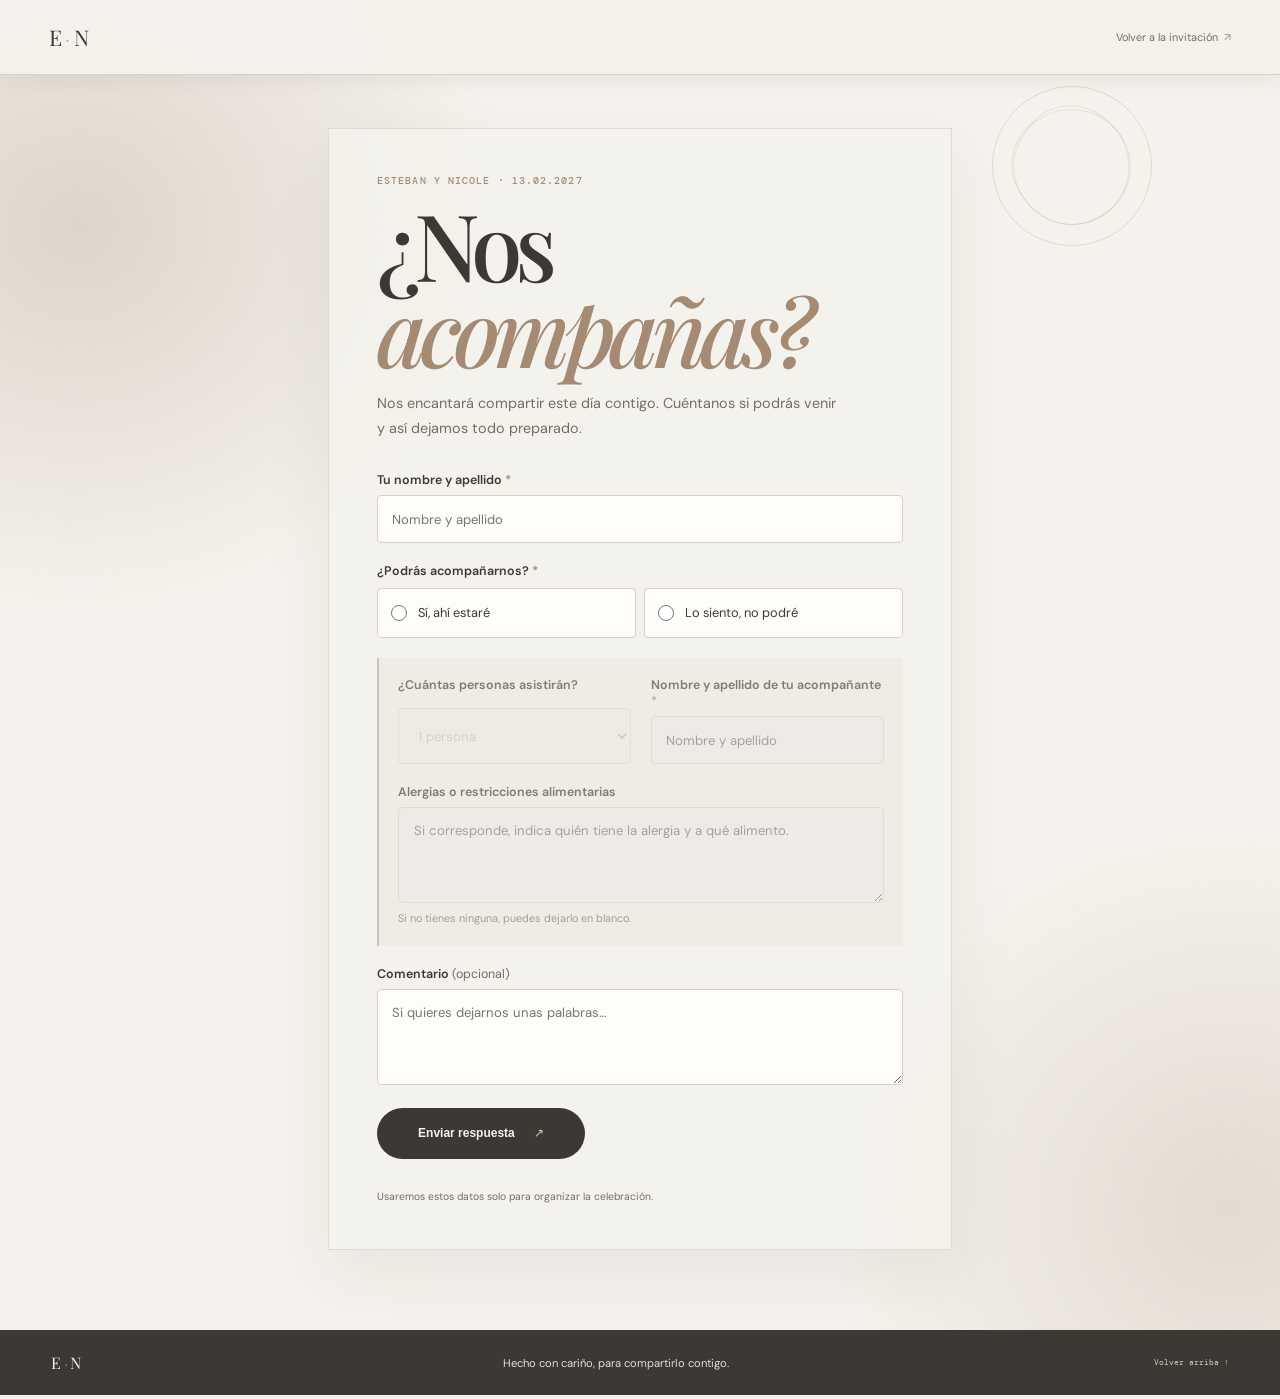
<file: form/index.html>
<!doctype html>
<html lang="es-CL">
  <head>
    <meta charset="utf-8" />
    <meta name="viewport" content="width=device-width, initial-scale=1" />
    <meta name="theme-color" content="#f5f2ed" />
    <meta name="color-scheme" content="only light" />
    <meta name="description" content="Confirma tu asistencia a la celebración de Esteban y Nicole." />
    <title>Confirma tu asistencia · Esteban y Nicole</title>
    <link rel="stylesheet" href="../styles.css" />
    <link rel="stylesheet" href="form.css" />
    <script src="config.js" defer></script>
    <script src="form.js" defer></script>
  </head>
  <body class="form-body">
    <a class="skip-link" href="#contenido">Saltar al formulario</a>

    <header class="site-header is-past-hero form-header">
      <a class="wordmark" href="../index.html#inicio" aria-label="Esteban y Nicole, inicio">E<span class="wordmark__separator" aria-hidden="true">·</span>N</a>
      <a class="form-header__back" href="../index.html#confirmar">Volver a la invitación <span aria-hidden="true">↗</span></a>
    </header>

    <main class="form-page" id="contenido">
      <div class="form-page__ornament" aria-hidden="true"><span></span><span></span></div>
      <section class="form-card" aria-labelledby="form-title">
        <p class="eyebrow">Esteban y Nicole · 13.02.2027</p>
        <h1 id="form-title">¿Nos<br /><em>acompañas?</em></h1>
        <p class="form-card__intro">Nos encantará compartir este día contigo. Cuéntanos si podrás venir y así dejamos todo preparado.</p>

        <form id="rsvp-form" class="rsvp-form" method="post" target="rsvp-response-frame" novalidate>
          <div class="rsvp-form__field">
            <label for="guest-name">Tu nombre y apellido <span aria-hidden="true">*</span></label>
            <input id="guest-name" name="guestName" type="text" autocomplete="name" maxlength="120" required placeholder="Nombre y apellido" />
          </div>

          <fieldset class="rsvp-form__fieldset">
            <legend>¿Podrás acompañarnos? <span aria-hidden="true">*</span></legend>
            <div class="rsvp-form__choices">
              <label class="rsvp-choice"><input type="radio" name="attendance" value="yes" required /><span>Sí, ahí estaré</span></label>
              <label class="rsvp-choice"><input type="radio" name="attendance" value="no" required /><span>Lo siento, no podré</span></label>
            </div>
          </fieldset>

          <div class="rsvp-form__attendance is-disabled" data-party-fields aria-disabled="true">
            <div class="rsvp-form__field">
              <label for="party-size">¿Cuántas personas asistirán?</label>
              <select id="party-size" name="partySize" required disabled>
                <option value="1" selected>1 persona</option>
                <option value="2">2 personas</option>
              </select>
            </div>

            <div class="rsvp-form__field rsvp-form__companion is-disabled" data-companion-field aria-disabled="true">
              <label for="companion-name">Nombre y apellido de tu acompañante <span aria-hidden="true">*</span></label>
              <input id="companion-name" name="companionName" type="text" autocomplete="off" maxlength="120" disabled placeholder="Nombre y apellido" />
            </div>

            <div class="rsvp-form__field">
              <label for="allergies">Alergias o restricciones alimentarias</label>
              <textarea id="allergies" name="allergies" rows="3" maxlength="500" disabled placeholder="Si corresponde, indica quién tiene la alergia y a qué alimento."></textarea>
              <small>Si no tienes ninguna, puedes dejarlo en blanco.</small>
            </div>
          </div>

          <div class="rsvp-form__field">
            <label for="comments">Comentario <span>(opcional)</span></label>
            <textarea id="comments" name="comments" rows="3" maxlength="1000" placeholder="Si quieres dejarnos unas palabras…"></textarea>
          </div>

          <div class="rsvp-form__honeypot" aria-hidden="true">
            <label for="website">Deja este campo vacío</label>
            <input id="website" name="website" type="text" tabindex="-1" autocomplete="off" />
          </div>
          <input type="hidden" name="requestId" value="" />

          <button class="button button--dark rsvp-form__submit" type="submit" data-submit>Enviar respuesta <span aria-hidden="true">↗</span></button>
          <p class="rsvp-form__status" data-form-status role="status" aria-live="polite"></p>
          <p class="rsvp-form__privacy">Usaremos estos datos solo para organizar la celebración.</p>
        </form>

        <div class="rsvp-form__success" data-form-success hidden>
          <span class="rsvp-form__success-mark" aria-hidden="true">✓</span>
          <h2 tabindex="-1">¡Gracias!</h2>
          <p data-success-copy>Recibimos tu respuesta. Nos vemos pronto.</p>
          <a class="text-link" href="../index.html#inicio">Volver a la invitación <span aria-hidden="true">↗</span></a>
        </div>
      </section>
    </main>

    <footer class="footer form-footer">
      <a class="wordmark" href="../index.html#inicio" aria-label="Volver al inicio">E<span class="wordmark__separator" aria-hidden="true">·</span>N</a>
      <p>Hecho con cariño, para compartirlo contigo.</p>
      <a class="footer__top" href="../index.html#inicio">Volver arriba ↑</a>
    </footer>

    <iframe class="rsvp-form__response-frame" name="rsvp-response-frame" title="Respuesta del formulario" aria-hidden="true" tabindex="-1"></iframe>
  </body>
</html>
</file>
<file: styles.css>
@import url("https://fonts.googleapis.com/css2?family=DM+Mono:wght@400;500&family=DM+Sans:wght@400;500;600;700&family=Playfair+Display:ital,wght@0,500;0,600;1,500;1,600&display=swap");

:root {
  color-scheme: only light;
  --paper: #f5f2ed;
  --paper-dark: #e8e3dc;
  --ink: #3c3935;
  --ink-soft: #746d66;
  --stone: #d8d0c7;
  --stone-light: #eeebe6;
  --taupe: #a58b74;
  --beige: #d8cabb;
  --white: #fffdfa;
  --serif: "Playfair Display", Georgia, serif;
  --sans: "DM Sans", "Segoe UI", sans-serif;
  --mono: "DM Mono", Consolas, monospace;
  font-family: var(--sans);
  font-synthesis: none;
  text-rendering: optimizeLegibility;
  scroll-behavior: smooth;
  scroll-padding-top: 5rem;
  background: var(--paper);
  color: var(--ink);
}

* { box-sizing: border-box; }
body { margin: 0; min-width: 320px; background: var(--paper); }
img { display: block; max-width: 100%; }
a { color: inherit; }
::selection { color: var(--ink); background: var(--beige); }

.skip-link {
  position: fixed; z-index: 100; top: 0.7rem; left: 0.7rem; padding: 0.8rem 1rem;
  transform: translateY(-150%); background: var(--white); border: 1px solid var(--ink); border-radius: 99px;
}
.skip-link:focus { transform: translateY(0); }

.site-header {
  position: fixed; inset: 0 0 auto; z-index: 20; display: flex; align-items: center;
  justify-content: space-between; padding: 1rem 1.15rem; color: var(--white);
  transition: color 220ms ease, background-color 220ms ease, box-shadow 220ms ease, border-color 220ms ease;
}
.ornament-icon { display: inline-block; width: 1em; height: 1em; flex: none; color: inherit; vertical-align: middle; }
.wordmark { font-family: var(--serif); font-size: 1.35rem; text-decoration: none; letter-spacing: -0.12em; }
.wordmark__separator { display: inline-block; color: var(--beige); font-family: var(--sans); font-size: 0.7em; line-height: 1; margin: 0 0.48em; vertical-align: 0.04em; }
.site-header nav { display: flex; align-items: center; gap: 0.45rem; font-size: 0.74rem; opacity: 0; visibility: hidden; pointer-events: none; transform: translateY(-0.45rem); transition: opacity 180ms ease, transform 180ms ease, visibility 180ms; }
.site-header.is-past-hero { color: var(--ink); border-bottom: 1px solid var(--stone); background: #f5f2edf2; box-shadow: 0 0.4rem 1.2rem #302b2710; backdrop-filter: blur(12px); }
.site-header.is-past-hero nav { opacity: 1; visibility: visible; pointer-events: auto; transform: translateY(0); }
.site-header.is-past-hero .wordmark__separator { color: var(--taupe); }
.site-header nav a { text-decoration: none; padding: 0.55rem 0.75rem; border: 1px solid transparent; border-radius: 99px; }
.site-header nav a:first-child { text-shadow: 0 1px 10px #302b2766; }
.site-header.is-past-hero nav a:first-child { text-shadow: none; }
.site-header nav .nav-rsvp { background: var(--paper); color: var(--ink); font-weight: 700; }
.nav-rsvp span { color: var(--taupe); padding-left: 0.25rem; }

.hero { position: relative; height: 100svh; height: 100dvh; min-height: 35rem; overflow: hidden; isolation: isolate; color: var(--white); background: #80766d; }
.hero__collage { position: absolute; z-index: -2; inset: 0; display: grid; grid-template-columns: repeat(8, minmax(0, 1fr)); grid-template-rows: repeat(6, minmax(0, 1fr)); grid-template-areas: "a a b b b b c c" "a a d d d d c c" "e e e f f g g g" "e e e f f g g g" "h h h i i i j j" "h h h i i i j j"; gap: 0.22rem; padding: 0.35rem; background: var(--paper-dark); }
.mosaic-tile { min-width: 0; min-height: 0; margin: 0; overflow: hidden; background: var(--stone); }
.mosaic-tile img { display: block; width: 100%; height: 100%; object-fit: cover; filter: saturate(0.88); }
.mosaic-tile img[data-collage-number="14"] { object-position: 56% center; }
.mosaic-tile img[data-collage-number="23"] { object-position: 42% center; }
.mosaic-tile img[data-collage-number="36"] { object-fit: cover; object-position: center 48%; transform: scale(1.08); background: #c7baaa; }
.mosaic-tile img[data-collage-number="43"] { object-position: 54% center; }
.mosaic-tile img[data-collage-number="49"] { object-position: 56% 44%; }
.mosaic-tile img[data-collage-number="51"] { object-position: 48% center; }
.mosaic-tile img[data-collage-number="12"] { object-position: 46% center; }
.mosaic-tile--a { grid-area: a; }
.mosaic-tile--b { grid-area: b; }
.mosaic-tile--c { grid-area: c; }
.mosaic-tile--d { grid-area: d; }
.mosaic-tile--e { grid-area: e; }
.mosaic-tile--f { grid-area: f; background: #f5f2ed; }
.mosaic-tile--g { grid-area: g; }
.mosaic-tile--h { grid-area: h; }
.mosaic-tile--i { grid-area: i; }
.mosaic-tile--j { grid-area: j; }
.hero__shade { position: absolute; z-index: -1; inset: 0; background: linear-gradient(180deg, #302b2748 0%, #302b2712 28%, #302b2712 72%, #302b2755 100%); pointer-events: none; }
.hero__topline { position: absolute; top: 3.45rem; right: 1.15rem; left: 1.15rem; display: flex; justify-content: space-between; gap: 1rem; color: var(--white); text-shadow: 0 1px 12px #0005; font: 0.52rem var(--mono); letter-spacing: 0.025em; }
.hero__content { position: absolute; top: 50%; left: 50%; width: max-content; max-width: calc(100vw - 1.5rem); padding: 0; transform: translate(-50%, -50%); border: 0; background: transparent; box-shadow: none; color: var(--ink); text-align: center; backdrop-filter: none; }
.eyebrow { margin: 0 0 1.1rem; color: var(--taupe); font: 500 0.62rem/1.4 var(--mono); letter-spacing: 0.11em; text-transform: uppercase; }
.hero__eyebrow { color: var(--taupe); display: flex; align-items: center; justify-content: center; gap: 0.5rem; font-size: 0.53rem; }
.sparkle { font-size: 1.15rem; }
.hero h1 { margin: 0; font: 500 clamp(1.1rem, 5.8vw, 1.5rem)/0.93 var(--serif); letter-spacing: -0.075em; }
.hero h1 em { display: inline-block; color: var(--taupe); font-weight: 500; }
.hero__names { margin: 0.8rem 0 0; font: 0.66rem var(--mono); letter-spacing: 0.12em; text-transform: uppercase; }
.hero__names span { color: var(--taupe); padding: 0 0.12rem; }
.hero__date { margin: 0.65rem 0 0; color: var(--ink-soft); font-size: 0.72rem; letter-spacing: 0.025em; text-transform: capitalize; }
.hero__date-number, .hero__date-year { color: var(--ink); font: inherit; }
.hero__scroll { position: absolute; bottom: max(1.1rem, env(safe-area-inset-bottom)); left: 50%; display: inline-flex; align-items: center; gap: 0.62rem; width: max-content; max-width: calc(100% - 2rem); padding: 0.38rem 0.95rem 0.38rem 0.4rem; transform: translateX(-50%); border: 1px solid #fffefa; border-radius: 99px; color: var(--ink); background: #f5f2edea; text-decoration: none; font: 0.62rem var(--mono); letter-spacing: 0.02em; box-shadow: 0 0.6rem 1.6rem #302b2738; backdrop-filter: blur(8px); }
.scroll-arrow { display: grid; width: 1.85rem; height: 1.85rem; place-items: center; border: 1px solid #a58b7470; border-radius: 50%; color: var(--taupe); font-size: 1rem; }

.photo-frame { position: relative; overflow: hidden; isolation: isolate; background: linear-gradient(145deg, #d9d2c8, #938477 55%, #5c5148); }
.photo-frame::after { position: absolute; z-index: 1; inset: 0; content: ""; pointer-events: none; background: linear-gradient(180deg, transparent 45%, #39342e48); }
.photo-frame__image { position: absolute; z-index: 0; inset: 0; width: 100%; height: 100%; object-fit: cover; opacity: 0; transition: opacity 700ms ease; }
.photo-frame.has-photo .photo-frame__image { opacity: 1; }
.photo-placeholder { position: absolute; inset: 0; overflow: hidden; display: grid; place-items: center; background: linear-gradient(145deg, #e2ddd5 0%, #b4a99d 45%, #73675e 100%); transition: opacity 500ms ease; }
.photo-frame.has-photo .photo-placeholder { opacity: 0; pointer-events: none; }
.photo-placeholder::before { position: absolute; inset: 0; content: ""; opacity: 0.23; background-image: radial-gradient(#fff 0.6px, transparent 0.7px); background-size: 5px 5px; mix-blend-mode: soft-light; }
.placeholder-caption { position: absolute; z-index: 1; bottom: 1rem; left: 1rem; color: #fff9; font: 0.52rem var(--mono); letter-spacing: 0.1em; text-transform: uppercase; }

.section-pad { padding: 5.6rem 1.4rem; }
.welcome { position: relative; display: flex; flex-direction: column; align-items: flex-start; min-height: 31rem; justify-content: center; }
.welcome__mark { position: absolute; top: 3.6rem; right: 1.7rem; display: grid; width: 2.8rem; aspect-ratio: 1; place-items: center; border: 1px solid var(--taupe); border-radius: 50%; color: var(--taupe); font-size: 1.35rem; transform: rotate(14deg); }
.welcome h2, .event h2, .schedule h2, .location h2, .dress h2, .gallery h2, .rsvp h2 { margin: 0; font: 500 clamp(2.8rem, 12vw, 5.3rem)/0.98 var(--serif); letter-spacing: -0.07em; }
h2 em { color: var(--taupe); font-weight: 500; }
.welcome > p:last-of-type { max-width: 23rem; margin: 1.4rem 0 0; color: var(--ink-soft); font-size: 0.94rem; line-height: 1.7; }
.music-dock { position: fixed; z-index: 40; top: auto; right: max(0.55rem, env(safe-area-inset-right)); bottom: max(0.75rem, env(safe-area-inset-bottom)); transform: none; }
.music-dock__toggle { display: grid; width: 2.8rem; height: 2.8rem; place-items: center; border: 1px solid #d8d0c7; border-radius: 50%; color: var(--ink); background: #f5f2edf2; box-shadow: 0 0.45rem 1.25rem #302b2733; backdrop-filter: blur(10px); cursor: pointer; font-size: 1.25rem; transition: color 180ms ease, background-color 180ms ease, transform 180ms ease, box-shadow 180ms ease, border-color 180ms ease; }
.music-dock__toggle:hover { background: var(--white); transform: scale(1.04); }
.music-dock__toggle:focus-visible { outline: 2px solid var(--taupe); outline-offset: 3px; }
.music-dock__status { position: absolute; width: 1px; height: 1px; overflow: hidden; clip: rect(0, 0, 0, 0); white-space: nowrap; clip-path: inset(50%); }
.music-dock.needs-gesture::after, .music-dock.needs-file::after { position: absolute; right: 0; bottom: calc(100% + 0.55rem); width: max-content; max-width: min(13rem, calc(100vw - 4rem)); padding: 0.5rem 0.7rem; border: 1px solid var(--stone); border-radius: 99px; color: var(--ink); background: var(--paper); box-shadow: 0 0.4rem 1rem #302b2724; font: 0.57rem var(--mono); }
.music-dock.needs-gesture::after { content: "Toca la pantalla para iniciar"; }
.music-dock.needs-file::after { content: "No se pudo cargar la canción"; }
.music-dock.is-playing .music-dock__toggle { transform: scale(0.94); border-color: var(--taupe); color: var(--taupe); box-shadow: 0 0.25rem 0.8rem #302b273b, 0 0 0 2px #a58b7433; }
.hand-note { align-self: flex-end; margin: 1.25rem 0 0; color: var(--taupe); font: italic 1.2rem var(--serif); transform: rotate(-7deg); }

.story { position: relative; display: block; background: #62594f; color: var(--white); }
.story__visual { position: sticky; z-index: 0; top: 0; height: 100svh; margin-bottom: -100svh; }
.story__stage { position: relative; width: 100%; height: 100%; background: linear-gradient(155deg, #d7cfc4, #9a8b7d 46%, #4f4740 100%); }
.story__stage::after { z-index: 2; background: linear-gradient(180deg, #302b2710 4%, #302b2727 36%, #302b27e8 100%); }
.story__image { position: absolute; inset: 0; width: 100%; height: 100%; object-fit: cover; opacity: 0; transition: opacity 700ms cubic-bezier(0.2, 0.65, 0.3, 1); }
.story__image[data-story-index="4"] { object-position: 60% center; }
.story__image.is-visible { opacity: 1; }
.story__stage.has-photo .photo-placeholder { opacity: 0; }
.photo-placeholder--story { background: radial-gradient(ellipse at 50% 40%, #ded2c2 0 9%, transparent 10%), linear-gradient(135deg, #d4ccc1, #95877b 55%, #564d45); }
.placeholder-orbit { position: absolute; width: 65vw; max-width: 24rem; aspect-ratio: 0.8; border: 1px solid #fff6; border-radius: 49% 51% 47% 53%; transform: rotate(28deg); }
.placeholder-orbit::before, .placeholder-orbit::after { content: ""; position: absolute; inset: 8%; border: 1px solid #fff4; border-radius: 52% 48% 53% 47%; transform: rotate(53deg); }
.placeholder-orbit::after { inset: -8%; transform: rotate(96deg); }
.story__vertical { position: absolute; z-index: 3; left: 1rem; bottom: 2rem; writing-mode: vertical-rl; transform: rotate(180deg); color: #ffffffb5; font: 0.53rem var(--mono); letter-spacing: 0.13em; }
.story__chapters { position: relative; z-index: 1; }
.story__chapter { min-height: 100svh; display: flex; align-items: flex-end; padding: 1.15rem 1rem 5.3rem; }
.story__note { position: relative; width: min(100%, 28rem); min-height: 12.5rem; padding: 1.45rem 1.35rem 1.55rem; color: var(--ink); background: var(--paper); border-radius: 0.2rem 1.2rem 0.25rem 1.15rem; box-shadow: 0 16px 42px #14252745; transform: translateY(1rem); opacity: 0.8; transition: opacity 400ms ease, transform 500ms ease; }
.story__chapter.is-current .story__note { opacity: 1; transform: translateY(0); }
.story__note .eyebrow { margin-bottom: 0.55rem; }
.story__note .eyebrow span { color: var(--ink-soft); }
.story__note h2 { max-width: 25rem; margin: 0; font: 500 clamp(2.55rem, 11vw, 4.4rem)/0.96 var(--serif); letter-spacing: -0.07em; }
.story__note h2 em { color: var(--taupe); }
.story__note > p:not(.eyebrow) { max-width: 20rem; margin: 0.85rem 0 0; color: var(--ink-soft); font-size: 0.82rem; line-height: 1.55; }
.doodle { position: absolute; right: 1rem; top: 1rem; color: var(--taupe); font-size: 1.7rem; transform: rotate(11deg); }
.doodle--heart { top: 1.15rem; transform: rotate(-15deg); }
.doodle--venue { color: #a58b74; }
.text-link { display: inline-flex; gap: 0.45rem; margin-top: 1rem; color: var(--ink); font-size: 0.77rem; font-weight: 700; text-decoration-color: var(--taupe); text-underline-offset: 0.25rem; }

.event { position: relative; z-index: 1; display: grid; gap: 2.5rem; background: var(--stone-light); }
.event__copy { display: flex; flex-direction: column; align-items: flex-start; }
.event__copy .eyebrow { margin-bottom: 1.1rem; }
.eyebrow-icon { width: 1rem; height: 1rem; margin-right: 0.3rem; vertical-align: -0.12em; }
.event__intro { max-width: 23rem; margin: 1.3rem 0 0; color: var(--ink-soft); line-height: 1.65; font-size: 0.9rem; }
.event__date-block { position: relative; display: grid; grid-template-columns: auto auto; grid-template-rows: auto auto; align-items: end; justify-items: center; justify-content: center; column-gap: 0.8rem; margin: 2rem auto 0; padding: 0.9rem 1rem; border: 1px solid #3c393561; border-radius: 0.2rem; text-align: center; }
.event__day { grid-column: 1 / -1; grid-row: 1; justify-self: center; font: 0.55rem var(--mono); letter-spacing: 0.15em; text-transform: uppercase; }
.event__number { grid-column: 1; grid-row: 2; color: var(--taupe); font: 500 4.2rem/0.9 var(--serif); letter-spacing: -0.08em; }
.event__month { grid-column: 2; grid-row: 2; padding-bottom: 0.25rem; font: 0.6rem var(--mono); letter-spacing: 0.08em; text-transform: uppercase; }
.countdown { display: grid; grid-template-columns: repeat(4, minmax(0, 1fr)); align-self: center; gap: 1rem; width: min(100%, 24rem); margin: 1.6rem auto 0; text-align: center; }
.countdown div { display: flex; flex-direction: column; align-items: center; min-width: 0; gap: 0.25rem; }
.countdown strong { font: 500 1.35rem var(--serif); }
.countdown span { color: var(--ink-soft); font: 0.5rem var(--mono); text-transform: uppercase; letter-spacing: 0.06em; }
.event__image { min-height: 24rem; border-radius: 10rem 10rem 0.3rem 0.3rem; background: linear-gradient(145deg, #d6cec3, #95877a 50%, #675b50); }
.photo-placeholder--detail { background: radial-gradient(ellipse at 42% 33%, #e1d5c6 0 8%, transparent 8.5%), linear-gradient(155deg, #d9d2c7, #a6998d 50%, #675d54); }
.photo-tag { position: absolute; z-index: 3; left: 1rem; bottom: 1rem; padding: 0.55rem 0.7rem; color: var(--ink); background: var(--paper); font: 0.57rem var(--mono); letter-spacing: 0.08em; }

.schedule { display: grid; gap: 2.2rem; padding: 5.5rem 1.4rem 5.8rem; background: var(--paper); }
.schedule__heading h2 { font-size: clamp(2.4rem, 10vw, 4.3rem); }
.schedule__items { border-top: 1px solid #3c393549; }
.schedule__item { display: grid; grid-template-columns: 3.6rem 2rem 1fr; align-items: center; gap: 0.6rem; padding: 1.05rem 0; border-bottom: 1px solid #3c393549; }
.schedule__time { font: 0.76rem var(--mono); }
.schedule__symbol { display: grid; place-items: center; color: var(--taupe); font-size: 1.45rem; }
.schedule__symbol svg { display: block; width: 1em; height: 1em; }
.schedule__symbol--accent { color: #a58b74; }
.schedule__item h3 { margin: 0; font: 500 1.45rem var(--serif); }
.schedule__item p { margin: 0.2rem 0 0; color: var(--ink-soft); font-size: 0.74rem; }

.location { display: grid; gap: 2.8rem; background: var(--beige); }
.location__copy .eyebrow { color: #6b5a4b; }
.location__copy > p:not(.eyebrow) { max-width: 24rem; margin: 1.2rem 0 1.4rem; color: #534a42; font-size: 0.9rem; line-height: 1.7; }
.location__address { display: flex; align-items: center; gap: 0.75rem; margin: 1.5rem 0 1.3rem; }
.location__address > span { display: grid; width: 2.4rem; height: 2.4rem; place-items: center; border: 1px solid #3c393588; border-radius: 50%; font-size: 1.3rem; }
.location__address div { display: flex; flex-direction: column; gap: 0.25rem; }
.location__address strong { font: 500 1.1rem var(--serif); }
.location__address small { color: #534a42; font: 0.55rem var(--mono); letter-spacing: 0.04em; }
.button { display: inline-flex; align-items: center; justify-content: center; gap: 1.2rem; min-height: 3.2rem; padding: 0.8rem 1.15rem; border: 1px solid transparent; border-radius: 99px; font-size: 0.75rem; font-weight: 700; text-decoration: none; transition: transform 200ms ease, background 200ms ease; }
.button:hover { transform: translateY(-2px); }
.button--dark { color: var(--paper); background: var(--ink); }
.button--dark span { color: var(--beige); }
.location__map-frame { position: relative; height: clamp(19rem, 75vw, 26rem); overflow: hidden; border: 1px solid #a58b744a; border-radius: 0.2rem; background: #e5e8e7; box-shadow: 0 0.8rem 2rem #342d2518; }
.location__map { position: absolute; inset: 0; display: block; width: 100%; height: 100%; border: 0; filter: hue-rotate(-18deg) saturate(0.78) brightness(1.025) contrast(0.97); }

.dress { display: grid; gap: 2.4rem; align-items: center; }
.dress__image { min-height: 23rem; border-radius: 0.2rem 8rem 0.2rem 0.2rem; background: linear-gradient(150deg, #d8d0c6, #96897b 50%, #554c44); }
.dress__image .photo-frame__image { object-position: center 28%; }
.photo-placeholder--dress { background: radial-gradient(ellipse at 58% 29%, #e4d8c9 0 8%, transparent 8.5%), linear-gradient(145deg, #d8d1c7, #a49a8f 48%, #625a52); }
.dress__copy > p:not(.eyebrow) { color: var(--ink-soft); line-height: 1.65; font-size: 0.9rem; }
.dress__label { margin-top: 1.7rem; font: 0.52rem var(--mono); letter-spacing: 0.11em; }
.dress__formal { margin: 0.3rem 0 0.5rem; color: var(--taupe) !important; font: 500 2rem var(--serif) !important; }
.dress__burst { position: absolute; z-index: 2; right: 0.7rem; top: 1rem; display: grid; place-content: center; width: 5.4rem; aspect-ratio: 1; color: var(--ink); text-align: center; font: 0.64rem/1.2 var(--mono); transform: rotate(10deg); background: var(--beige); clip-path: polygon(50% 0%,61% 14%,77% 5%,81% 23%,99% 26%,89% 43%,100% 55%,83% 65%,92% 83%,72% 83%,65% 100%,50% 87%,35% 100%,28% 83%,8% 84%,17% 65%,0% 55%,11% 42%,1% 26%,20% 23%,24% 5%,40% 14%); }

.gallery { padding-right: 0; padding-bottom: clamp(3rem, 7svh, 4rem); padding-left: 0; background: var(--paper-dark); }
.gallery__heading { display: flex; flex-direction: column; align-items: flex-start; padding: 0 1.4rem; }
.gallery__heading > p:last-child { max-width: 22rem; color: var(--ink-soft); font-size: 0.88rem; line-height: 1.6; }
.gallery__scrolly { position: relative; margin-top: 2rem; }
.gallery__stage { position: sticky; z-index: 1; top: 0; height: 100vh; height: 100svh; overflow: hidden; isolation: isolate; background: var(--paper-dark); }
.gallery__photo-layer { position: absolute; inset: 0; }
.gallery__photo { position: absolute; left: var(--photo-left); top: var(--photo-top); width: var(--photo-width); margin: 0; padding: 0.2rem; background: #f8f5ef; box-shadow: 0 0.8rem 2rem #342d252b; opacity: var(--photo-opacity, 0); filter: blur(var(--photo-blur, 0px)); transform: translate3d(0, var(--photo-offset, 0), 0) rotate(var(--photo-tilt)); transform-origin: center; mask-image: radial-gradient(ellipse 98% 98% at 50% 50%, #000 84%, #000b 94%, transparent 100%); -webkit-mask-image: radial-gradient(ellipse 98% 98% at 50% 50%, #000 84%, #000b 94%, transparent 100%); pointer-events: none; }
.gallery__photo.is-active { will-change: opacity, filter, transform; }
.gallery__photo img { display: block; width: 100%; height: auto; max-height: 50svh; object-fit: contain; }
.gallery__photo--portrait { --photo-width: clamp(8.8rem, 42vw, 26rem); }
.gallery__photo--landscape { --photo-width: min(48vw, 32rem); }
.gallery__photo[data-slot="0"] { --photo-left: 2%; --photo-top: 8%; --photo-tilt: -2deg; }
.gallery__photo[data-slot="1"] { --photo-left: 54%; --photo-top: 16%; --photo-tilt: 1.8deg; }
.gallery__photo[data-slot="2"] { --photo-left: 12%; --photo-top: 37%; --photo-tilt: 1.4deg; }
.gallery__photo[data-slot="3"] { --photo-left: 55%; --photo-top: 43%; --photo-tilt: -1.6deg; }
.gallery__photo[data-slot="4"] { --photo-left: 3%; --photo-top: 53%; --photo-tilt: 1deg; }
.gallery__photo[data-slot="5"] { --photo-left: 51%; --photo-top: 60%; --photo-tilt: -1.2deg; }
.gallery__empty { grid-column: 1/-1; min-height: 14rem; display: grid; place-content: center; justify-items: center; gap: 0.7rem; border: 1px dashed #3c39356b; color: var(--ink-soft); text-align: center; }
.gallery__empty p { max-width: 14rem; margin: 0; font-size: 0.75rem; line-height: 1.5; }
.gallery__empty-icon { color: var(--taupe); font-size: 2rem; }
.rsvp { position: relative; min-height: 44rem; display: grid; align-items: end; overflow: hidden; padding: 3.5rem 1.4rem 4rem; isolation: isolate; color: var(--white); background: #5a5048; }
.rsvp__photo, .rsvp__veil { position: absolute; inset: 0; z-index: -2; }
.rsvp__photo .photo-frame__image { object-position: center 34%; }
.rsvp__veil { z-index: -1; background: linear-gradient(180deg, #302b2725, #302b279c 46%, #302b27e8); }
.photo-placeholder--rsvp { background: radial-gradient(ellipse at 72% 24%, #e0d4c5 0 8%, transparent 8.5%), linear-gradient(150deg, #d7d0c5, #a09589 46%, #62574d); }
.rsvp__content { position: relative; max-width: 34rem; }
.rsvp__content .eyebrow { color: var(--beige); }
.rsvp h2 { font-size: clamp(3.3rem, 14vw, 6.3rem); }
.rsvp h2 em { color: var(--beige); }
.rsvp__deadline { max-width: 20rem; margin: 1.2rem 0 1.5rem; color: #f7f3ed; font-size: 0.82rem; line-height: 1.55; }
.rsvp__deadline strong { color: var(--beige); font-weight: 600; }
.rsvp__button { margin-top: 0.2rem; border-color: var(--paper); color: var(--ink); background: var(--paper); box-shadow: 0 0.65rem 1.6rem #302b2740; }
.rsvp__button:hover { background: var(--white); }
.rsvp__button span { color: var(--taupe); }
.rsvp__scribble { position: absolute; right: 0.7rem; top: 12.5%; color: var(--beige); font: italic 1.05rem var(--serif); transform: rotate(-12deg); }

.footer { display: flex; align-items: center; justify-content: space-between; gap: 0.75rem; padding: 1.1rem 1.4rem 1.35rem; background: var(--ink); color: var(--paper); }
.footer .wordmark { flex: 0 0 auto; font-size: 1rem; white-space: nowrap; }
.footer p { margin: 0; color: #e1ddd7; text-align: center; font-size: 0.58rem; }
.footer__top { color: var(--beige); white-space: nowrap; font: 0.53rem var(--mono); text-decoration: none; }

@media (min-width: 700px) {
  .site-header { padding: 1.45rem 3.8vw; }
  .site-header nav { gap: 1.2rem; font-size: 0.8rem; }
  .hero { min-height: 100svh; padding: 0; }
  .hero__collage { grid-template-columns: repeat(5, minmax(0, 1fr)); grid-template-rows: repeat(4, minmax(0, 1fr)); grid-template-areas: "a b b c d" "a e f f d" "h e f f g" "h i i j g"; gap: 0.35rem; padding: 0.55rem; }
  .hero__topline { top: 4rem; font-size: 0.62rem; }
  .hero__content { padding: 1rem 0.65rem; }
  .hero h1 { font-size: clamp(3.2rem, 6.5vw, 5rem); }
  .hero__names { margin-top: 1.1rem; font-size: 0.78rem; }
  .hero__date { font-size: 1rem; margin-top: 1.6rem; }
  .hero__scroll { font-size: 0.68rem; }
  .section-pad { padding: 8rem 9vw; }
  .gallery { padding-right: 0; padding-left: 0; }
  .welcome { min-height: 37rem; }
  .welcome__mark { top: 7rem; right: 13vw; width: 4rem; font-size: 1.8rem; }
  .welcome > p:last-of-type { font-size: 1rem; }
  .story { display: grid; grid-template-columns: minmax(0, 1fr) minmax(21rem, 0.92fr); }
  .story__visual { grid-column: 1; grid-row: 1; top: 0; height: 100svh; margin: 0; }
  .story__chapters { grid-column: 2; grid-row: 1; }
  .story__chapter { min-height: 100svh; align-items: center; padding: 2.5rem clamp(1.4rem, 4vw, 4.5rem); }
  .story__note { padding: 2rem; min-height: 15rem; }
  .story__vertical { left: 1.5rem; }
  .event { grid-template-columns: minmax(0, 1fr) minmax(18rem, 0.88fr); align-items: center; gap: clamp(3rem, 9vw, 9rem); }
  .event__image { min-height: min(62vw, 42rem); border-radius: 13rem 13rem 0.4rem 0.4rem; }
  .event__date-block { padding: 1.05rem 1.25rem; }
  .event__number { font-size: 5rem; }
  .countdown { gap: 1.35rem; }
  .countdown div { min-width: 4rem; }
  .countdown strong { font-size: 1.6rem; }
  .schedule { grid-template-columns: 0.9fr 1.1fr; align-items: end; gap: 7vw; padding: 8rem 9vw; }
  .schedule__item { grid-template-columns: 4.5rem 2.2rem 1fr; padding: 1.4rem 0; }
  .schedule__time { font-size: 0.85rem; }
  .schedule__item h3 { font-size: 1.7rem; }
  .location { grid-template-columns: minmax(0, 1fr) minmax(19rem, 0.92fr); align-items: center; gap: 7vw; }
  .location__map-frame { height: 30rem; }
  .dress { grid-template-columns: minmax(19rem, 0.9fr) minmax(0, 1fr); gap: 8vw; }
  .dress__image { min-height: min(62vw, 39rem); border-radius: 0.2rem 12rem 0.2rem 0.2rem; }
  .gallery__heading { display: grid; grid-template-columns: 1fr 1fr; align-items: end; column-gap: 2rem; padding: 0 9vw; }
  .gallery__heading .eyebrow { grid-column: 1 / -1; }
  .gallery__heading > p:last-child { margin: 0 0 0.5rem; }
  .gallery__photo--portrait { --photo-width: clamp(12rem, 25vw, 24rem); }
  .gallery__photo--landscape { --photo-width: clamp(16rem, 32vw, 34rem); }
  .gallery__photo[data-slot="0"] { --photo-left: 5%; --photo-top: 7%; }
  .gallery__photo[data-slot="1"] { --photo-left: 38%; --photo-top: 8%; }
  .gallery__photo[data-slot="2"] { --photo-left: 70%; --photo-top: 10%; }
  .gallery__photo[data-slot="3"] { --photo-left: 7%; --photo-top: 53%; }
  .gallery__photo[data-slot="4"] { --photo-left: 40%; --photo-top: 45%; }
  .gallery__photo[data-slot="5"] { --photo-left: 71%; --photo-top: 49%; }
  .rsvp { min-height: 52rem; padding: 6rem 9vw; }
  .rsvp__content { margin-bottom: 2rem; }
  .rsvp__scribble { right: 10%; top: 14%; font-size: 1.35rem; }
  .footer { padding: 1.35rem 4vw; }
  .footer p { font-size: 0.7rem; }
}

@media (min-width: 1100px) {
  .hero__collage { grid-template-columns: repeat(6, minmax(0, 1fr)); grid-template-rows: repeat(4, minmax(0, 1fr)); grid-template-areas: "a a b c d d" "a a e f f g" "h h e f f g" "h h i i j j"; gap: 0.45rem; padding: 0.7rem; }
  .hero__content { padding: 1.2rem 0.8rem; }
  .hero h1 { font-size: clamp(4rem, 5vw, 5rem); }
  .section-pad, .schedule { padding-left: max(9vw, calc((100vw - 1200px) / 2)); padding-right: max(9vw, calc((100vw - 1200px) / 2)); }
  .gallery { padding-right: 0; padding-left: 0; }
  .gallery__heading { padding-right: max(9vw, calc((100vw - 1200px) / 2)); padding-left: max(9vw, calc((100vw - 1200px) / 2)); }
  .story { grid-template-columns: minmax(0, 1.1fr) minmax(31rem, 0.9fr); }
  .story__chapter { padding-left: clamp(2rem, 6vw, 7rem); padding-right: clamp(2rem, 6vw, 7rem); }
}

@media (prefers-reduced-motion: reduce) {
  :root { scroll-behavior: auto; }
  *, *::before, *::after { animation-duration: 0.01ms !important; animation-iteration-count: 1 !important; transition-duration: 0.01ms !important; }
}

.reduce-motion *, .reduce-motion *::before, .reduce-motion *::after { scroll-behavior: auto !important; }
</file>
<file: form/form.css>
.form-body { min-height: 100vh; background: var(--paper); }
.form-header { color: var(--ink); border-bottom: 1px solid var(--stone); background: #f5f2edf2; box-shadow: 0 0.4rem 1.2rem #302b2710; backdrop-filter: blur(12px); }
.form-header .wordmark__separator { color: var(--taupe); }
.form-header__back { color: var(--ink-soft); font-size: 0.68rem; text-decoration: none; }
.form-header__back span { color: var(--taupe); margin-left: 0.2rem; }
.form-page { position: relative; display: grid; min-height: 100svh; place-items: center; overflow: hidden; padding: 7rem 1rem 3.5rem; background: radial-gradient(ellipse at 6% 17%, #ded5ca 0, transparent 27rem), radial-gradient(ellipse at 96% 91%, #e3dbd1 0, transparent 25rem), var(--paper); }
.form-page__ornament { position: absolute; top: 5.4rem; right: max(-3rem, calc((100vw - 48rem) / 2 - 8rem)); width: 10rem; aspect-ratio: 1; border: 1px solid #a58b7440; border-radius: 50%; }
.form-page__ornament span { position: absolute; inset: 1.3rem; border: 1px solid #a58b7430; border-radius: 46% 54% 50% 50%; transform: rotate(35deg); }
.form-page__ornament span + span { transform: rotate(-35deg); }
.form-card { position: relative; width: min(100%, 39rem); padding: 2rem 1.2rem; }
.form-card > .eyebrow { margin-bottom: 0.85rem; }
.form-card h1 { margin: 0; color: var(--ink); font: 500 clamp(3.1rem, 14vw, 5.8rem)/0.92 var(--serif); letter-spacing: -0.075em; }
.form-card h1 em { color: var(--taupe); font-weight: 500; }
.form-card__intro { max-width: 29rem; margin: 1.2rem 0 2rem; color: var(--ink-soft); font-size: 0.9rem; line-height: 1.7; }
.rsvp-form { display: grid; gap: 1.25rem; }
.rsvp-form__field { display: grid; gap: 0.45rem; }
.rsvp-form__field label, .rsvp-form__fieldset legend { color: var(--ink); font-size: 0.78rem; font-weight: 600; }
.rsvp-form__field label span, .rsvp-form__fieldset legend span { color: var(--taupe); }
.rsvp-form__field label span:not([aria-hidden]) { color: var(--ink-soft); font-weight: 400; }
.rsvp-form input:not([type="radio"]), .rsvp-form select, .rsvp-form textarea { width: 100%; min-height: 3rem; padding: 0.8rem 0.9rem; border: 1px solid var(--stone); border-radius: 0.25rem; outline: none; color: var(--ink); background: #fffdfa; font: 0.82rem var(--sans); transition: border-color 180ms ease, box-shadow 180ms ease; }
.rsvp-form textarea { min-height: 6rem; resize: vertical; line-height: 1.5; }
.rsvp-form input:focus, .rsvp-form select:focus, .rsvp-form textarea:focus { border-color: var(--taupe); box-shadow: 0 0 0 3px #a58b7422; }
.rsvp-form input:disabled, .rsvp-form select:disabled, .rsvp-form textarea:disabled { cursor: not-allowed; color: #746d6680; background: #eeebe6; }
.rsvp-form__field small { color: var(--ink-soft); font-size: 0.68rem; line-height: 1.5; }
.rsvp-form__fieldset { min-width: 0; margin: 0; padding: 0; border: 0; }
.rsvp-form__fieldset legend { margin-bottom: 0.55rem; padding: 0; }
.rsvp-form__choices { display: grid; gap: 0.55rem; }
.rsvp-choice { position: relative; display: flex; align-items: center; gap: 0.7rem; min-height: 3.1rem; padding: 0.65rem 0.8rem; border: 1px solid var(--stone); border-radius: 0.25rem; color: var(--ink); background: #fffdfa; font-size: 0.8rem; cursor: pointer; }
.rsvp-choice input { width: 1rem; height: 1rem; margin: 0; accent-color: var(--taupe); }
.rsvp-choice:has(input:checked) { border-color: var(--taupe); background: #a58b7410; }
.rsvp-form__attendance { display: grid; gap: 1.25rem; padding: 1.2rem; border-left: 2px solid var(--taupe); background: #e8e3dc70; }
.rsvp-form__attendance.is-disabled { border-left-color: #a58b7470; }
.rsvp-form__attendance.is-disabled > .rsvp-form__field,
.rsvp-form__companion.is-disabled { opacity: 0.62; }
.rsvp-form__submit { justify-self: start; min-width: 13rem; margin-top: 0.15rem; }
.rsvp-form__submit:disabled { cursor: not-allowed; opacity: 0.55; transform: none; }
.rsvp-form__status { min-height: 1.3em; margin: -0.8rem 0 0; color: #8a4e3d; font-size: 0.74rem; line-height: 1.5; }
.rsvp-form__privacy { margin: -0.8rem 0 0; color: var(--ink-soft); font-size: 0.65rem; line-height: 1.55; }
.rsvp-form__success { padding: 2rem 0; }
.rsvp-form[hidden] { display: none; }
.rsvp-form__success[hidden] { display: none; }
.rsvp-form__success-mark { display: grid; width: 2.5rem; aspect-ratio: 1; place-items: center; border: 1px solid var(--taupe); border-radius: 50%; color: var(--taupe); font-size: 1.2rem; }
.rsvp-form__success h2 { margin: 1rem 0 0.4rem; font: 500 2.7rem var(--serif); }
.rsvp-form__success p { color: var(--ink-soft); font-size: 0.9rem; line-height: 1.6; }
.rsvp-form__success .text-link { margin-top: 0.4rem; }
.rsvp-form__honeypot, .rsvp-form__response-frame { position: absolute; width: 1px; height: 1px; overflow: hidden; clip: rect(0, 0, 0, 0); clip-path: inset(50%); white-space: nowrap; }
.form-footer { position: relative; z-index: 1; }

@media (min-width: 700px) {
  .form-page { padding: 8rem 2rem 5rem; }
  .form-card { padding: 2.8rem 3rem; border: 1px solid #d8d0c7aa; background: #f5f2edd9; box-shadow: 0 1.5rem 4rem #302b2710; }
  .rsvp-form__choices { grid-template-columns: 1fr 1fr; }
  .rsvp-form__attendance { grid-template-columns: 1fr 1fr; }
  .rsvp-form__attendance .rsvp-form__field:last-child { grid-column: 1 / -1; }
}

@media (prefers-reduced-motion: reduce) {
  .rsvp-form input, .rsvp-form select, .rsvp-form textarea { transition: none; }
}
</file>
